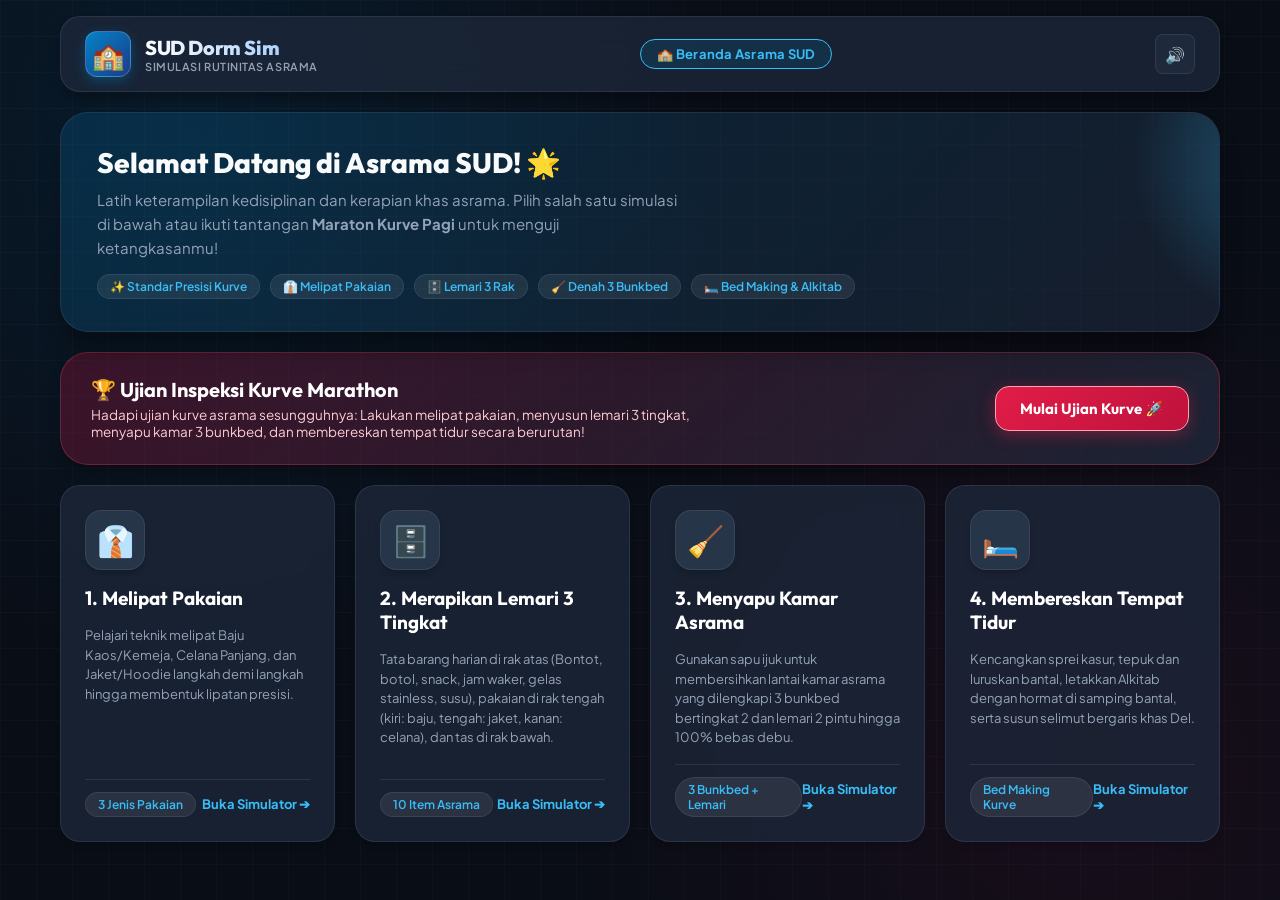
<file: index.html>
<!DOCTYPE html>
<html lang="id">

<head>
  <meta charset="UTF-8">
  <meta name="viewport" content="width=device-width, initial-scale=1.0, maximum-scale=1.0, user-scalable=no">
  <title>Simulasi Kehidupan Asrama SUD (Dormitory Simulator)</title>
  <meta name="description"
    content="Game simulasi rutinitas dan disiplin asrama SMA Unggul Del: melipat baju, celana, jaket; merapikan lemari 3 tingkat; menyapu kamar 3 bunkbed; dan membereskan tempat tidur.">

  <!-- Google Fonts -->
  <link rel="preconnect" href="https://fonts.googleapis.com">
  <link rel="preconnect" href="https://fonts.gstatic.com" crossorigin>
  <link
    href="https://fonts.googleapis.com/css2?family=Outfit:wght@400;500;600;700;800;900&family=Plus+Jakarta+Sans:wght@400;500;600;700;800&display=swap"
    rel="stylesheet">

  <!-- Main Game Stylesheet -->
  <link rel="stylesheet" href="css/style.css">
</head>

<body>

  <div id="app">

    <!-- ==========================================================================
         TOP HUD / HEADER NAVIGATION
         ========================================================================== -->
    <header class="app-header">
      <div class="header-left">
        <div class="school-badge">🏫</div>
        <div class="app-brand">
          <h1>SUD Dorm Sim</h1>
          <p>Simulasi Rutinitas Asrama</p>
        </div>
      </div>

      <div class="header-center">
        <div class="current-sim-badge" id="currentSimTitle">Beranda Asrama</div>
      </div>

      <div class="header-right">
        <button class="hud-btn" id="btnBackToHub" data-view-target="hub" style="display: none;">
          🏠 Beranda
        </button>
        <button class="hud-btn icon-only" id="btnSoundToggle" title="Suara Hidup / Mati">
          🔊
        </button>
      </div>
    </header>

    <!-- Marathon Challenge Active HUD -->
    <div class="marathon-hud-banner" id="marathonHudBanner">
      <div style="display:flex; align-items:center; gap:10px;">
        <span style="font-size:22px;">⚡</span>
        <div>
          <div style="font-weight:800; font-size:14px; color:#ffffff;">Mode Ujian Kurve Pagi Sedang Berlangsung!</div>
          <div style="font-size:12px; color:#fecdd3;">Selesaikan 4 simulasi dengan standar asrama terbaik.</div>
        </div>
      </div>
      <div style="display:flex; align-items:center; gap:12px;">
        <div style="font-size:18px; font-weight:800; color:#ffffff; font-family:'Outfit',sans-serif;" id="marathonTimerText">00:00</div>
        <button class="sim-btn secondary" style="padding:6px 12px; font-size:12px;" onclick="window.app.nextMarathonStage()">Lewati / Lanjut ⏩</button>
      </div>
    </div>

    <!-- ==========================================================================
         1. VIEW: HUB / MAIN MENU
         ========================================================================== -->
    <section class="view-section active" id="view-hub">
      <!-- Hero Welcome -->
      <div class="hub-hero">
        <div class="hero-content">
          <h2>Selamat Datang di Asrama SUD! 🌟</h2>
          <p>Latih keterampilan kedisiplinan dan kerapian khas asrama. Pilih salah satu simulasi di bawah atau ikuti tantangan <strong>Maraton Kurve Pagi</strong> untuk menguji ketangkasanmu!</p>
          <div class="hero-badges">
            <span class="tag-badge">✨ Standar Presisi Kurve</span>
            <span class="tag-badge">👔 Melipat Pakaian</span>
            <span class="tag-badge">🗄️ Lemari 3 Rak</span>
            <span class="tag-badge">🧹 Denah 3 Bunkbed</span>
            <span class="tag-badge">🛏️ Bed Making & Alkitab</span>
          </div>
        </div>
      </div>

      <!-- Marathon Challenge Banner Card -->
      <div class="marathon-card">
        <div>
          <h3 style="font-family:var(--font-heading); font-size:20px; color:#ffffff; margin-bottom:4px;">🏆 Ujian Inspeksi Kurve Marathon</h3>
          <p style="font-size:13.5px; color:#fecdd3; max-width:620px;">
            Hadapi ujian kurve asrama sesungguhnya: Lakukan melipat pakaian, menyusun lemari 3 tingkat, menyapu kamar 3 bunkbed, dan membereskan tempat tidur secara berurutan!
          </p>
        </div>
        <button class="sim-btn marathon-btn pulse-btn" onclick="window.app.startMarathonMode()">
          Mulai Ujian Kurve 🚀
        </button>
      </div>

      <!-- 4 Main Simulator Cards Grid -->
      <div class="sim-grid">
        <!-- 1. Folding Clothes Card -->
        <div class="sim-card" data-view-target="folding">
          <div class="sim-card-icon">👔</div>
          <h3>1. Melipat Pakaian</h3>
          <p>Pelajari teknik melipat Baju Kaos/Kemeja, Celana Panjang, dan Jaket/Hoodie langkah demi langkah hingga membentuk lipatan presisi.</p>
          <div class="sim-card-footer">
            <span class="tag-badge">3 Jenis Pakaian</span>
            <span class="sim-card-btn">Buka Simulator ➔</span>
          </div>
        </div>

        <!-- 2. 3-Tier Closet Card -->
        <div class="sim-card" data-view-target="closet">
          <div class="sim-card-icon">🗄️</div>
          <h3>2. Merapikan Lemari 3 Tingkat</h3>
          <p>Tata barang harian di rak atas (Bontot, botol, snack, jam waker, gelas stainless, susu), pakaian di rak tengah (kiri: baju, tengah: jaket, kanan: celana), dan tas di rak bawah.</p>
          <div class="sim-card-footer">
            <span class="tag-badge">10 Item Asrama</span>
            <span class="sim-card-btn">Buka Simulator ➔</span>
          </div>
        </div>

        <!-- 3. Sweeping Dorm Room Card -->
        <div class="sim-card" data-view-target="sweeping">
          <div class="sim-card-icon">🧹</div>
          <h3>3. Menyapu Kamar Asrama</h3>
          <p>Gunakan sapu ijuk untuk membersihkan lantai kamar asrama yang dilengkapi 3 bunkbed bertingkat 2 dan lemari 2 pintu hingga 100% bebas debu.</p>
          <div class="sim-card-footer">
            <span class="tag-badge">3 Bunkbed + Lemari</span>
            <span class="sim-card-btn">Buka Simulator ➔</span>
          </div>
        </div>

        <!-- 4. Bed Making Card -->
        <div class="sim-card" data-view-target="bed">
          <div class="sim-card-icon">🛏️</div>
          <h3>4. Membereskan Tempat Tidur</h3>
          <p>Kencangkan sprei kasur, tepuk dan luruskan bantal, letakkan Alkitab dengan hormat di samping bantal, serta susun selimut bergaris khas Del.</p>
          <div class="sim-card-footer">
            <span class="tag-badge">Bed Making Kurve</span>
            <span class="sim-card-btn">Buka Simulator ➔</span>
          </div>
        </div>
      </div>
    </section>

    <!-- ==========================================================================
         2. VIEW: SIMULATOR MELIPAT PAKAIAN (BAJU, CELANA, JAKET)
         ========================================================================== -->
    <section class="view-section" id="view-folding">
      <div class="simulator-panel">
        <div class="sim-panel-header">
          <div class="sim-title-wrap">
            <h2>👔 Simulator Melipat Pakaian</h2>
            <p>Pilih pakaian yang ingin dilipat, lalu ikuti langkah panduan visual lipatan asrama.</p>
          </div>
          <!-- Garment Type Tabs -->
          <div class="folding-tabs" id="foldingTabs">
            <!-- Rendered by foldingSim.js -->
          </div>
        </div>

        <div class="folding-workspace">
          <!-- Interactive Stage -->
          <div class="folding-stage-box" id="foldingStageBox" title="Klik pakaian untuk melipat">
            <div class="folding-success-banner" id="foldingSuccessBanner">
              🎉 Lipatan Rapi & Sempurna!
            </div>
            <!-- Dynamic guide dashed line -->
            <div class="folding-guide-line" id="foldGuideLine"></div>
            <!-- Garment SVG container -->
            <div id="foldingStage"></div>
          </div>

          <!-- Instruction & Controls Card -->
          <div class="folding-instruction-card">
            <div class="instruction-header">
              <span class="step-indicator">PANDUAN KURVE</span>
              <div class="step-dots-container" id="foldStepDots"></div>
            </div>
            <h3 class="instruction-title" id="foldStepTitle">Langkah 1: Ratakan Kain</h3>
            <p class="instruction-desc" id="foldStepDesc">
              Klik atau usap permukaan pakaian untuk menghilangkan kerutan kain.
            </p>
            <div style="margin-top:auto; display:flex; flex-direction:column; gap:10px;">
              <button class="sim-btn primary pulse-btn" id="btnFoldAction">
                Ratakan Kain ✨
              </button>
              <button class="sim-btn secondary" onclick="window.foldingSim.resetCurrentGarment()">
                Mulai Ulang 🔄
              </button>
            </div>
          </div>
        </div>
      </div>
    </section>

    <!-- ==========================================================================
         3. VIEW: SIMULATOR MERAPIKAN LEMARI 3 TINGKAT
         ========================================================================== -->
    <section class="view-section" id="view-closet">
      <div class="simulator-panel">
        <div class="sim-panel-header">
          <div class="sim-title-wrap">
            <h2>🗄️ Simulator Merapikan Lemari 3 Tingkat</h2>
            <p>Aturan: Rak Atas (6 item), Rak Tengah (Kiri: Baju, Tengah: Jaket, Kanan: Celana), Rak Bawah (Tas).</p>
          </div>
          <div style="display:flex; gap:10px; align-items:center;">
            <button class="sim-btn secondary" onclick="window.closetSim.reset()">
              Kosongkan Lemari 🔄
            </button>
            <button class="sim-btn primary" onclick="window.closetSim.checkKurveInspection()">
              🔍 Cek Inspeksi Kurve
            </button>
          </div>
        </div>

        <div class="closet-layout-grid">
          <!-- 3-Tier Closet Cabinet -->
          <div class="closet-cabinet">
            
            <!-- Tier 1: Top Shelf (6 items) -->
            <div class="closet-tier" id="zoneTop" data-zone="top" 
                 ondragover="window.closetSim.onDragOver(event)" 
                 ondrop="window.closetSim.onDrop(event, 'top')">
              <!-- Top shelf contents rendered by closetSim.js -->
            </div>

            <!-- Tier 2: Middle Shelf (3 sections: Left Baju, Center Jaket, Right Celana) -->
            <div class="closet-tier" style="background:#0b1120;">
              <div class="shelf-label">🔲 RAK TENGAH (Pakaian Terlipat)</div>
              <div class="middle-shelf-grid">
                <!-- Left: Baju -->
                <div class="middle-section" id="zoneMidLeft" data-zone="mid-left"
                     ondragover="window.closetSim.onDragOver(event)" 
                     ondrop="window.closetSim.onDrop(event, 'mid-left')"></div>
                <!-- Center: Jaket -->
                <div class="middle-section" id="zoneMidCenter" data-zone="mid-center"
                     ondragover="window.closetSim.onDragOver(event)" 
                     ondrop="window.closetSim.onDrop(event, 'mid-center')"></div>
                <!-- Right: Celana -->
                <div class="middle-section" id="zoneMidRight" data-zone="mid-right"
                     ondragover="window.closetSim.onDragOver(event)" 
                     ondrop="window.closetSim.onDrop(event, 'mid-right')"></div>
              </div>
            </div>

            <!-- Tier 3: Bottom Shelf (Tas) -->
            <div class="closet-tier bottom-tier-box" id="zoneBottom" data-zone="bottom"
                 ondragover="window.closetSim.onDragOver(event)" 
                 ondrop="window.closetSim.onDrop(event, 'bottom')">
              <!-- Bottom shelf contents rendered by closetSim.js -->
            </div>

          </div>

          <!-- Inventory Items Dock -->
          <div class="closet-inventory-dock">
            <div class="inventory-header">
              <h3>📦 Rak Barang Asrama</h3>
            </div>
            
            <div class="progress-bar-wrap">
              <div style="display:flex; justify-content:space-between; font-size:12px; font-weight:700; color:var(--text-muted);">
                <span>Kerapian Lemari:</span>
                <span id="closetProgressText">0 / 10 Barang (0%)</span>
              </div>
              <div class="progress-track">
                <div class="progress-fill" id="closetProgressBar"></div>
              </div>
            </div>

            <p style="font-size:12px; color:var(--text-muted); line-height:1.4;">
              💡 <em>Klik barang lalu klik rak tujuan, atau seret langsung (drag & drop) ke dalam lemari.</em>
            </p>

            <div class="inventory-items-grid" id="closetInventoryItems">
              <!-- Rendered by closetSim.js -->
            </div>
          </div>
        </div>
      </div>
    </section>

    <!-- ==========================================================================
         4. VIEW: SIMULATOR MENYAPU KAMAR ASRAMA (3 BUNKBED & LEMARI 2 PINTU)
         ========================================================================== -->
    <section class="view-section" id="view-sweeping">
      <div class="simulator-panel">
        <div class="sim-panel-header">
          <div class="sim-title-wrap">
            <h2>🧹 Simulator Menyapu Kamar Asrama</h2>
            <p>Denah: 3 Bunkbed Bertingkat 2 (Total 6 Kasur) & Lemari 2 Pintu. Sapu seluruh kotoran ke arah serokan sampah!</p>
          </div>
          <div class="sweeping-controls-bar">
            <button class="sim-btn secondary" onclick="window.sweepingSim.reset()">
              Tabur Ulang Debu 🔄
            </button>
          </div>
        </div>

        <!-- Cleanliness Progress -->
        <div class="progress-bar-wrap">
          <div style="display:flex; justify-content:space-between; font-size:13px; font-weight:700; color:var(--text-muted);">
            <span id="sweepProgressText">Kebersihan Lantai: 0% (0/45 Debu)</span>
            <span style="color:var(--accent-light);">Arahkan sapu dengan kursor / touch</span>
          </div>
          <div class="progress-track">
            <div class="progress-fill" id="sweepProgressBar"></div>
          </div>
        </div>

        <!-- Canvas Container -->
        <div class="sweeping-canvas-container">
          <canvas id="sweepingCanvas"></canvas>
        </div>
      </div>
    </section>

    <!-- ==========================================================================
         5. VIEW: SIMULATOR MEMBERESKAN TEMPAT TIDUR
         ========================================================================== -->
    <section class="view-section" id="view-bed">
      <div class="simulator-panel">
        <div class="sim-panel-header">
          <div class="sim-title-wrap">
            <h2>🛏️ Simulator Membereskan Tempat Tidur</h2>
            <p>Ratakan sprei kasur, posisikan bantal, letakkan Alkitab di samping bantal, dan susun selimut rapi.</p>
          </div>
          <button class="sim-btn secondary" onclick="window.bedSim.reset()">
            Ulangi Merapikan 🔄
          </button>
        </div>

        <div class="bed-workspace-grid">
          <!-- Interactive Bed Stage -->
          <div class="bed-stage-box">
            <div id="bedMakingStage">
              <!-- Rendered by bedMakingSim.js -->
            </div>
          </div>

          <!-- Bed Steps & Actions -->
          <div class="folding-instruction-card">
            <div class="instruction-header">
              <span class="step-indicator">STANDAR KURVE RANJANG</span>
              <div class="step-dots-container" id="bedStepDots"></div>
            </div>
            <h3 class="instruction-title" id="bedStepTitle">Langkah 1: Kencangkan Sprei</h3>
            <p class="instruction-desc" id="bedStepDesc">
              Klik atau ketuk 4 sudut kerutan pada kasur untuk menarik dan mengencangkan sprei.
            </p>
            <div id="bedActionButtons" style="margin-top:auto; display:flex; flex-direction:column; gap:10px;">
              <!-- Action button rendered dynamically -->
            </div>
          </div>
        </div>
      </div>
    </section>

    <!-- ==========================================================================
         MODALS & OVERLAYS
         ========================================================================== -->
    
    <!-- Modal 1: Lemari Selesai -->
    <div class="modal-overlay" id="closetModal">
      <div class="modal-box">
        <button class="modal-close-btn btn-modal-close">&times;</button>
        <div class="modal-icon-badge">🗄️</div>
        <div class="modal-stars">⭐⭐⭐</div>
        <h3 class="modal-title">Inspeksi Lemari Lulus 100%!</h3>
        <p class="modal-desc">
          Luar biasa! Rak atas lengkap dengan 6 item kebutuhan, rak tengah tertata rapi (baju di kiri, jaket di tengah, celana di kanan), dan tas tersimpan sempurna di rak bawah!
        </p>
        <div class="modal-actions">
          <button class="sim-btn secondary btn-modal-close">Tutup</button>
          <button class="sim-btn primary" onclick="window.app.switchView('sweeping'); document.getElementById('closetModal').classList.remove('show');">
            Lanjut Menyapu Kamar 🧹
          </button>
        </div>
      </div>
    </div>

    <!-- Modal 2: Menyapu Kamar Selesai -->
    <div class="modal-overlay" id="sweepingSuccessModal">
      <div class="modal-box">
        <button class="modal-close-btn btn-modal-close">&times;</button>
        <div class="modal-icon-badge">🧹</div>
        <div class="modal-stars">⭐⭐⭐</div>
        <h3 class="modal-title">Kamar Bersih Mengkilap!</h3>
        <p class="modal-desc">
          Semua sudut kamar, kolong 3 bunkbed bertingkat, dan area sekitar lemari 2 pintu sudah bersih tanpa sebutir debu pun tersisa!
        </p>
        <div class="modal-actions">
          <button class="sim-btn secondary btn-modal-close">Tutup</button>
          <button class="sim-btn primary" onclick="window.app.switchView('bed'); document.getElementById('sweepingSuccessModal').classList.remove('show');">
            Lanjut Membereskan Ranjang 🛏️
          </button>
        </div>
      </div>
    </div>

    <!-- Modal 3: Ranjang Selesai -->
    <div class="modal-overlay" id="bedSuccessModal">
      <div class="modal-box">
        <button class="modal-close-btn btn-modal-close">&times;</button>
        <div class="modal-icon-badge">🛏️</div>
        <div class="modal-stars">⭐⭐⭐</div>
        <h3 class="modal-title">Ranjang Siap Inspeksi Kurve!</h3>
        <p class="modal-desc">
          Sprei kencang sempurna tanpa kerutan, bantal empuk simetris, Alkitab terhormat di samping bantal, dan selimut terlipat rapi!
        </p>
        <div class="modal-actions">
          <button class="sim-btn secondary btn-modal-close">Tutup</button>
          <button class="sim-btn primary" onclick="window.app.switchView('hub'); document.getElementById('bedSuccessModal').classList.remove('show');">
            Kembali ke Beranda 🏠
          </button>
        </div>
      </div>
    </div>

    <!-- Modal 4: Marathon Kurve Challenge Complete -->
    <div class="modal-overlay" id="marathonCompleteModal">
      <div class="modal-box" style="border-color:#fb7185;">
        <button class="modal-close-btn btn-modal-close">&times;</button>
        <div class="modal-icon-badge">🏆</div>
        <div class="modal-stars">⭐⭐⭐⭐⭐</div>
        <h3 class="modal-title" style="color:#fda4af;">LULUS INSPEKSI KURVE ASRAMA!</h3>
        <p class="modal-desc">
          Selamat! Kamu berhasil menyelesaikan keempat tugas rutinitas asrama (Melipat Pakaian, Menata Lemari, Menyapu Kamar 3 Bunkbed, & Membereskan Ranjang) dengan waktu rekor:
        </p>
        <div style="font-size:24px; font-weight:900; color:#fbbf24; font-family:'Outfit',sans-serif;" id="marathonFinalTime">
          00:00
        </div>
        <div class="modal-actions">
          <button class="sim-btn primary btn-modal-close" onclick="window.app.switchView('hub')">
            Selesai & Ke Beranda 🏫
          </button>
        </div>
      </div>
    </div>

    <!-- Toast Alert Popup -->
    <div class="game-toast" id="gameToast">
      Notifikasi Asrama
    </div>

  </div>

  <!-- Scripts -->
  <script src="js/audio.js"></script>
  <script src="js/svgAssets.js"></script>
  <script src="js/foldingSim.js"></script>
  <script src="js/closetSim.js"></script>
  <script src="js/sweepingSim.js"></script>
  <script src="js/bedMakingSim.js"></script>
  <script src="js/main.js"></script>
</body>

</html>
</file>
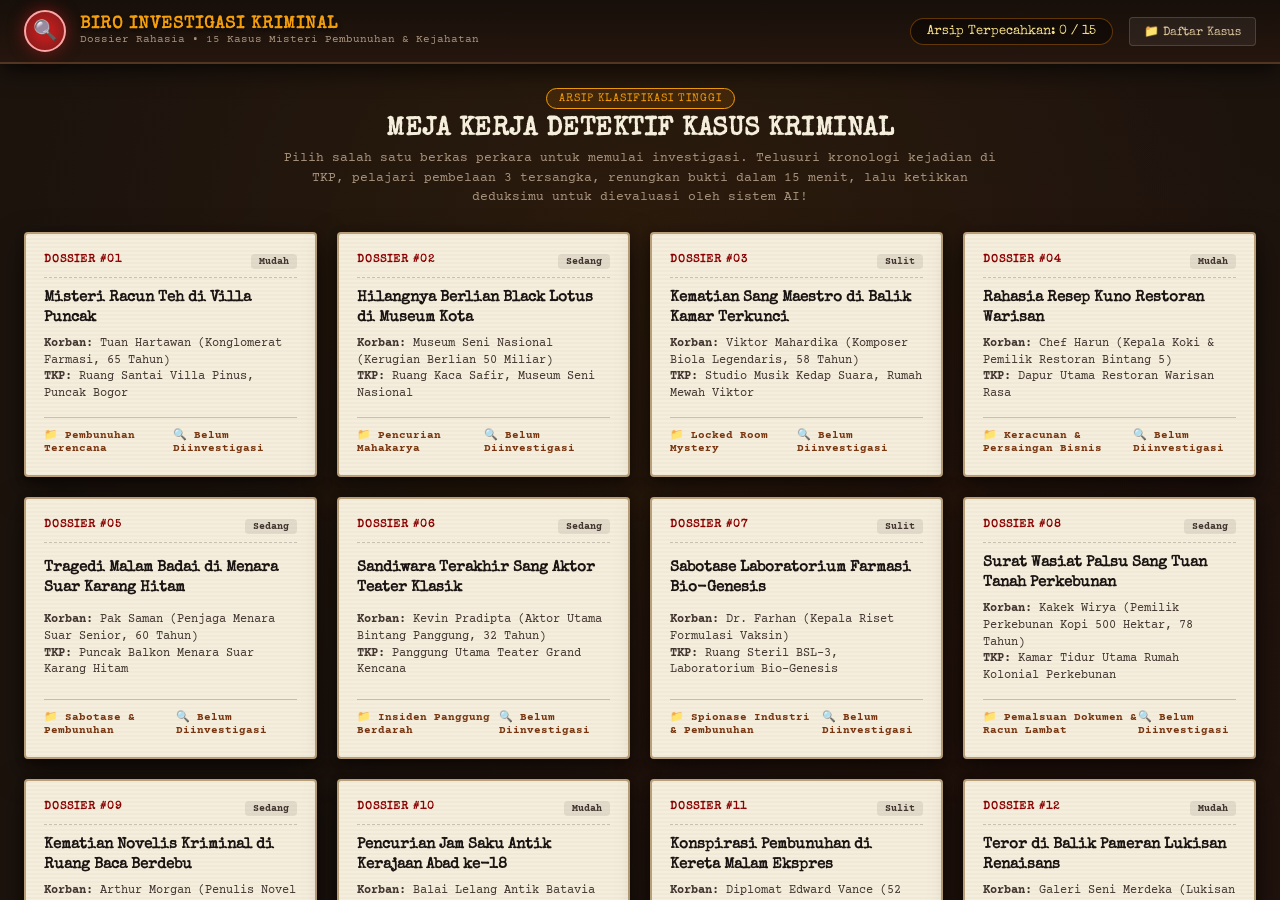
<file: game-detektif.html>
<!DOCTYPE html>
<html lang="id">
<head>
  <meta charset="UTF-8">
  <meta name="viewport" content="width=device-width, initial-scale=1.0">
  <title>Biro Investigasi Kriminal — Game Detektif 15 Kasus & Analisis AI</title>
  <meta name="description" content="Game Detektif Klasik 15 Kasus: Teliti kronologi, interogasi 3 tersangka, gunakan 15 menit waktu berpikir berpresisi nanodetik, ketikkan deduksimu dalam 3 menit, dan dapatkan penilaian evaluasi AI dari 1-100!">

  <!-- Google Fonts: Vintage Typewriter, Classic Serif & Modern Numbers -->
  <link rel="preconnect" href="https://fonts.googleapis.com">
  <link rel="preconnect" href="https://fonts.gstatic.com" crossorigin>
  <link href="https://fonts.googleapis.com/css2?family=Courier+Prime:ital,wght@0,400;0,700;1,400&family=Outfit:wght@400;500;600;700;800;900&family=Special+Elite&family=Fira+Code:wght@600;700&display=swap" rel="stylesheet">

  <!-- Detective Stylesheet -->
  <link rel="stylesheet" href="css/detective.css">
</head>
<body>

  <div id="detectiveApp">

    <!-- ======================================================================
         TOP BUREAU HEADER & STATS
         ====================================================================== -->
    <header class="detective-header">
      <div class="header-brand">
        <div class="brand-seal">🔍</div>
        <div class="brand-text">
          <h1>BIRO INVESTIGASI KRIMINAL</h1>
          <p>Dossier Rahasia • 15 Kasus Misteri Pembunuhan & Kejahatan</p>
        </div>
      </div>

      <div class="header-stats">
        <div class="dossier-counter" id="bureauSolvedCounter">
          Arsip Terpecahkan: 0 / 15
        </div>
        <button class="btn-header" id="btnNavGrid">
          📁 Daftar Kasus
        </button>
      </div>
    </header>

    <!-- ======================================================================
         SCREEN 1: CASE DOSSIER SELECTION GRID (15 KASUS)
         ====================================================================== -->
    <div class="view-screen cases-grid-screen active" id="casesGridScreen">
      <div class="dossier-hero-title">
        <span class="tag">ARSIP KLASIFIKASI TINGGI</span>
        <h2>MEJA KERJA DETEKTIF KASUS KRIMINAL</h2>
        <p>Pilih salah satu berkas perkara untuk memulai investigasi. Telusuri kronologi kejadian di TKP, pelajari pembelaan 3 tersangka, renungkan bukti dalam 15 menit, lalu ketikkan deduksimu untuk dievaluasi oleh sistem AI!</p>
      </div>

      <div class="cases-grid" id="casesGridContainer">
        <!-- Generated by DetectiveGame JS (15 Cases) -->
      </div>
    </div>

    <!-- ======================================================================
         SCREEN 2: MULTI-STEP INVESTIGATION DOSSIER (Kronologi -> Suspects 1,2,3)
         ====================================================================== -->
    <div class="view-screen investigation-screen" id="investigationScreen">
      <div class="investigation-container">

        <!-- Folder Tab Header with Clickable Step Tabs -->
        <div class="dossier-tab-bar">
          <div class="dossier-meta-row">
            <div class="dossier-case-meta" id="dossierCaseMeta">
              KASUS #01: MISTERI RACUN TEH
            </div>
            <div style="font-size:11px; color:var(--ink-faded); font-family:var(--font-typewriter);" id="dossierStepCounter">
              Langkah 1 dari 4
            </div>
          </div>

          <div class="dossier-step-tabs" id="dossierStepTabs">
            <button class="dossier-step-tab active" data-step="0">📜 1. Kronologi TKP</button>
            <button class="dossier-step-tab" data-step="1">👤 2. Suspect 1</button>
            <button class="dossier-step-tab" data-step="2">👤 3. Suspect 2</button>
            <button class="dossier-step-tab" data-step="3">👤 4. Suspect 3</button>
          </div>
        </div>

        <!-- Sheet Body -->
        <div class="dossier-body" id="dossierBody">
          <!-- Dynamic Content based on Step -->
        </div>

        <!-- Footer Action Bar -->
        <div class="dossier-footer-bar">
          <button class="btn-dossier secondary" id="btnPrevDossier">
            ◀ Kembali
          </button>
          <button class="btn-dossier" id="btnNextDossier">
            Lanjut: Pembelaan Suspect 1 ➔
          </button>
        </div>

      </div>
    </div>

    <!-- ======================================================================
         SCREEN 3: 15-MINUTE THINKING CHAMBER (NANOSECOND CLOCK DISPLAY)
         ====================================================================== -->
    <div class="view-screen thinking-screen" id="thinkingScreen">
      <div class="thinking-card">
        <div class="thinking-icon">🕰️</div>
        <div class="thinking-title">RUANG KONTEMPLASI DEDUKSI</div>
        <div class="thinking-subtitle" id="thinkingCaseTitle">
          KASUS #01: MISTERI RACUN TEH DI VILLA PUNCAK
        </div>
        <p style="font-size:13px; color:#d8c399; max-width:620px; margin-bottom:20px; line-height:1.6;">
          Anda memiliki waktu <strong>15 Menit</strong> untuk merefleksikan seluruh kronologi, alibi, dan menemukan celah kebohongan dari ketiga tersangka. Perhatikan display waktu berpresisi tinggi di bawah ini.
        </p>

        <!-- Precision Glowing Nanosecond Stopwatch -->
        <div class="nanosecond-clock-box">
          <span class="clock-label">SISA WAKTU BERPIKIR [MENIT : DETIK : NANODETIK]</span>
          <div class="clock-display-row">
            <span class="clock-main-digits" id="clockMainDigits">15:00</span>
            <span class="clock-nano-digits" id="clockNanoDigits">.000000000</span>
          </div>
        </div>

        <div class="thinking-actions">
          <button class="btn-proceed-typing" id="btnProceedTyping">
            ⚡ SIAP MENJAWAB SEKARANG (3 MENIT) ➔
          </button>
        </div>

        <div style="margin-top:16px; font-size:11px; color:#a8937d;">
          💡 Waktu akan otomatis beralih ke halaman pengetikan jawaban saat hitungan 15 menit berakhir.
        </div>
      </div>
    </div>

    <!-- ======================================================================
         SCREEN 4: 3-MINUTE DEDUCTION TYPING CHAMBER
         ====================================================================== -->
    <div class="view-screen typing-screen" id="typingScreen">
      <div class="typing-card">
        <div class="typing-header-row">
          <div class="typing-title">
            <h3>📜 BERKAS LAPORAN RESMI DETEKTIF</h3>
            <span style="font-size:12px; color:var(--ink-faded);" id="typingCaseTitle">KASUS #01</span>
          </div>
          <div class="typing-countdown-badge" id="typingCountdownBadge">
            03:00
          </div>
        </div>

        <div class="typing-guide-text">
          Ketikkan analisa deduksimu secara lengkap dalam waktu <strong>3 Menit</strong>:<br>
          1. <strong>Siapa Pelaku Sebenarnya?</strong> (Sebutkan nama tersangka)<br>
          2. <strong>Apa Motif Kejahatannya?</strong> (Mengapa ia melakukannya?)<br>
          3. <strong>Bagaimana Modus Operandi & Bukti Kunci yang Mematahkan Alibinya?</strong>
        </div>

        <textarea class="deduction-textarea" id="deductionTextarea" placeholder="Tuliskan analisis detektifmu di sini... Contoh: Pelaku sebenarnya adalah [Nama Tersangka], karena... Motifnya adalah... Bukti kuncinya terletak pada..."></textarea>

        <button class="btn-submit-deduction" id="btnSubmitDeduction">
          ⚖️ KIRIM LAPORAN KE SISTEM ANALISIS AI
        </button>
      </div>
    </div>

    <!-- ======================================================================
         SCREEN 5: AI DETECTIVE EVALUATION & SCORE MODAL (1-100)
         ====================================================================== -->
    <div class="evaluation-overlay" id="evaluationModal">
      <div class="evaluation-card">
        <div class="eval-header">
          <span style="font-size:11px; font-weight:700; color:var(--ink-red); letter-spacing:1px;">HASIL EVALUASI DEDUKSI AI</span>
          <h3 id="evalCaseTitle">BERKAS KASUS #01</h3>
        </div>

        <!-- Score Badge Circle -->
        <div class="score-badge-circle">
          <span class="score-number" id="evalScoreNumber">95</span>
          <span class="score-max-tag">/ 100 POIN</span>
        </div>

        <div style="text-align:center; font-family:var(--font-typewriter); font-size:16px; font-weight:700; color:var(--ink-black);" id="evalRankTitle">
          🏆 Grade S • Detektif Legendaris
        </div>

        <!-- Rubric Breakdown -->
        <div class="eval-rubric-box">
          <div class="rubric-row">
            <span>🎯 Ketepatan Tersangka (Maks 40 Poin):</span>
            <strong id="evalCulpritScore">40 / 40 Poin</strong>
          </div>
          <div class="rubric-row">
            <span>💡 Ketajaman Analisis Motif (Maks 30 Poin):</span>
            <strong id="evalMotiveScore">28 / 30 Poin</strong>
          </div>
          <div class="rubric-row">
            <span>🔍 Pembuktian Bukti & Modus (Maks 30 Poin):</span>
            <strong id="evalEvidenceScore">27 / 30 Poin</strong>
          </div>
        </div>

        <!-- AI Commentary -->
        <div class="eval-feedback-text" id="evalAiCommentary">
          Analisis Anda sangat tajam dan tepat sasaran!
        </div>

        <!-- Case Truth Revealed Box -->
        <div class="case-truth-reveal-box">
          <h4>🔓 FAKTA & KEBENARAN KASUS SEBENARNYA:</h4>
          <p style="font-size:13px; line-height:1.6; margin-bottom:8px;">
            <strong>Pelaku Utama:</strong> <span id="truthCulprit">Dokter Adrian</span><br>
            <strong>Motif Sebenarnya:</strong> <span id="truthMotive">Menghilangkan barang bukti malpraktik.</span>
          </p>
          <p style="font-size:13px; line-height:1.6; margin-bottom:8px;">
            <strong>Modus Operandi:</strong> <span id="truthModus">Memasukkan racun ke dalam gula batu khusus.</span>
          </p>
          <p style="font-size:13px; line-height:1.6;">
            <strong>Bukti Kunci Forensik:</strong> <span id="truthEvidence">Residu sianida pada stoples gula pribadi.</span>
          </p>
        </div>

        <button class="btn-close-eval" id="btnCloseEvaluation">
          📁 KEMBALI KE DAFTAR ARSIP KASUS
        </button>
      </div>
    </div>

  </div>

  <!-- Scripts -->
  <script src="js/detective-data.js"></script>
  <script src="js/detective-ai.js"></script>
  <script src="js/detective-game.js"></script>

  <script>
    // Initialize Game on Load
    window.addEventListener('DOMContentLoaded', () => {
      window.detectiveApp = new DetectiveGame();
      console.log('🔍 Game Detektif 15 Kasus & Analisis AI successfully loaded!');
    });
  </script>

</body>
</html>
</file>
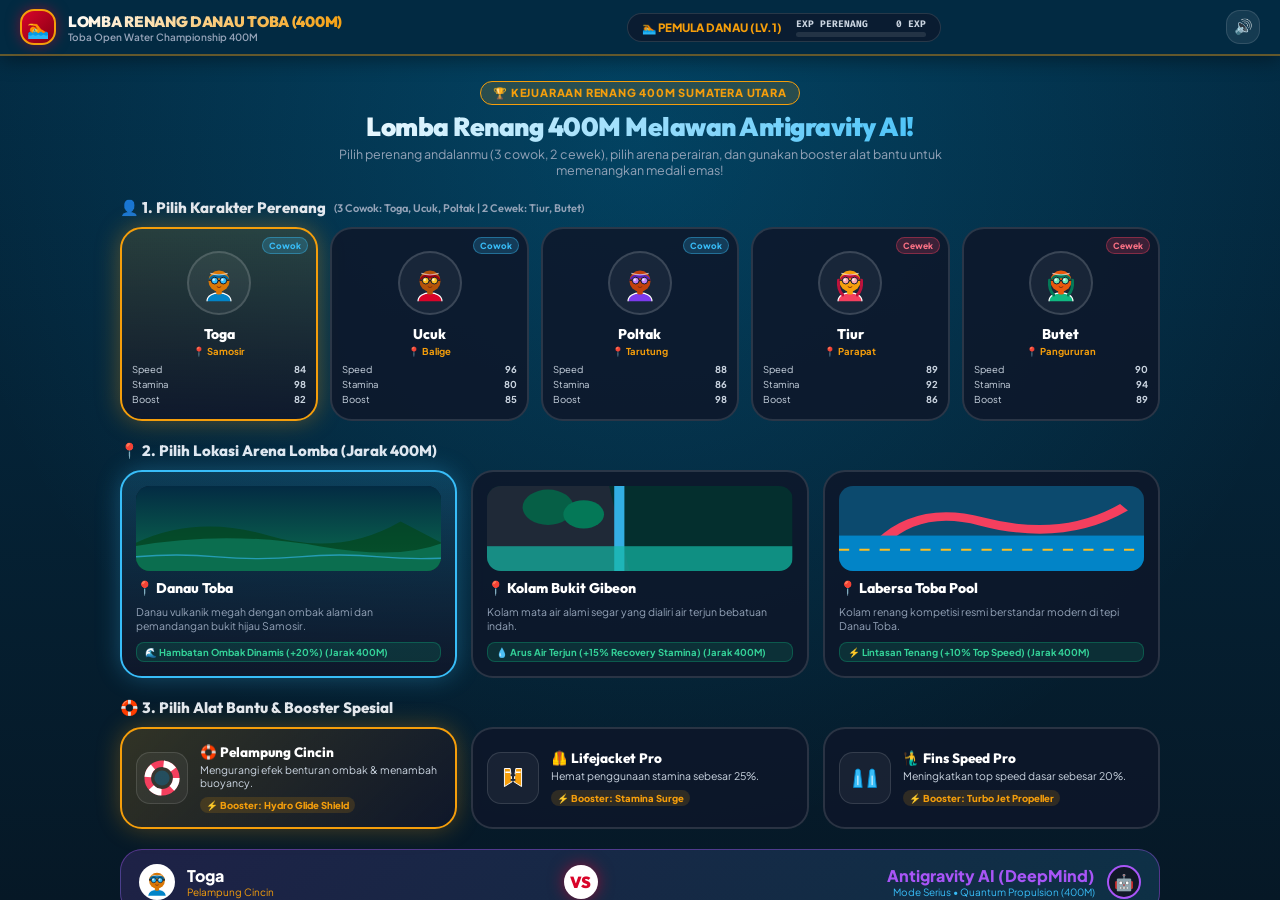
<file: lomba-renang-toba.html>
<!DOCTYPE html>
<html lang="id">
<head>
  <meta charset="UTF-8">
  <meta name="viewport" content="width=device-width, initial-scale=1.0, maximum-scale=1.0, user-scalable=no">
  <title>Lomba Berenang Danau Toba — Championship Edition (400M)</title>
  <meta name="description" content="Game kompetisi renang 400m seru di Danau Toba, Bukit Gibeon, dan Labersa dengan visual animasi kayuhan renang realistis, booster alat bantu, dan lawan Antigravity AI!">

  <!-- Google Fonts -->
  <link rel="preconnect" href="https://fonts.googleapis.com">
  <link rel="preconnect" href="https://fonts.gstatic.com" crossorigin>
  <link href="https://fonts.googleapis.com/css2?family=Outfit:wght@400;500;600;700;800;900&family=Plus+Jakarta+Sans:wght@400;500;600;700;800&family=Fira+Code:wght@600;700&display=swap" rel="stylesheet">

  <!-- Main Game Stylesheet -->
  <link rel="stylesheet" href="css/toba-swim.css">
</head>
<body>

  <!-- App Master Wrapper -->
  <div id="appWrapper">

    <!-- ======================================================================
         TOP HEADER HUD & EXP BADGE
         ====================================================================== -->
    <header class="toba-header">
      <div class="header-brand">
        <div class="brand-gorga-badge">🏊</div>
        <div class="brand-text">
          <h1>LOMBA RENANG DANAU TOBA (400M)</h1>
          <p>Toba Open Water Championship 400M</p>
        </div>
      </div>

      <!-- Player Profile & EXP Header HUD -->
      <div class="player-exp-hud">
        <div class="rank-badge" id="rankTitle">
          <span>🏊</span>
          <span>Pemula Danau (Lv.1)</span>
        </div>
        <div class="exp-progress-wrap">
          <div class="exp-label">
            <span>EXP PERENANG</span>
            <span id="expCount">0 EXP</span>
          </div>
          <div class="exp-bar-bg">
            <div class="exp-bar-fill" id="expBarFill"></div>
          </div>
        </div>
      </div>

      <!-- Header Controls -->
      <div class="header-controls">
        <button class="icon-btn" id="btnSoundToggle" title="Suara Hidup / Mati">🔊</button>
      </div>
    </header>

    <!-- ======================================================================
         SCREEN 1: LOBBY & PREPARATION SETUP
         ====================================================================== -->
    <section class="view-screen lobby-screen active" id="lobbyScreen">
      
      <div class="lobby-hero-title">
        <span class="tag">🏆 KEJUARAAN RENANG 400M SUMATERA UTARA</span>
        <h2>Lomba Renang 400M Melawan Antigravity AI!</h2>
        <p>Pilih perenang andalanmu (3 cowok, 2 cewek), pilih arena perairan, dan gunakan booster alat bantu untuk memenangkan medali emas!</p>
      </div>

      <div class="setup-container">

        <!-- 1. Character Selection (3 Cowok & 2 Cewek) -->
        <div class="setup-section">
          <div class="setup-section-title">
            <span>👤 1. Pilih Karakter Perenang</span>
            <span style="font-size:11px; font-weight:600; color:#94a3b8;">(3 Cowok: Toga, Ucuk, Poltak | 2 Cewek: Tiur, Butet)</span>
          </div>
          <div class="char-grid" id="charGrid"></div>
        </div>

        <!-- 2. Location Selection (3 Lokasi - Semua 400M) -->
        <div class="setup-section">
          <div class="setup-section-title">
            <span>📍 2. Pilih Lokasi Arena Lomba (Jarak 400M)</span>
          </div>
          <div class="loc-grid" id="locGrid"></div>
        </div>

        <!-- 3. Equipment / Gear Selection (3 Gears) -->
        <div class="setup-section">
          <div class="setup-section-title">
            <span>🛟 3. Pilih Alat Bantu & Booster Spesial</span>
          </div>
          <div class="gear-grid" id="gearGrid"></div>
        </div>

        <!-- Versus Banner Preview -->
        <div class="vs-opponent-banner">
          <div class="vs-left" id="playerVsPreview"></div>
          <div class="vs-badge-center">VS</div>
          <div class="vs-right">
            <div style="text-align:right;">
              <div style="font-weight:800; color:#a855f7;">Antigravity AI (DeepMind)</div>
              <div style="font-size:10px; color:#38bdf8;">Mode Serius • Quantum Propulsion (400M)</div>
            </div>
            <div style="width:34px; height:34px; border-radius:50%; background:#111827; border:2px solid #a855f7; display:flex; align-items:center; justify-content:center; font-size:16px;">
              🤖
            </div>
          </div>
        </div>

        <!-- Start Race Button -->
        <div style="display:flex; justify-content:center;">
          <button class="btn-start-race" id="btnStartRace">
            🚀 MULAI LOMBA RENANG 400M!
          </button>
        </div>

      </div>

    </section>

    <!-- ======================================================================
         SCREEN 2: ACTIVE RACE SCREEN & WATER ARENA (ENHANCED 400M PROGRESS HUD)
         ====================================================================== -->
    <section class="view-screen race-screen" id="raceScreen">
      
      <!-- Top 400M Progress Hub -->
      <div class="race-top-progress-hub">
        
        <div class="progress-banner-card">
          <div class="progress-meta-row">
            <div class="progress-counter-text">
              <span>🏊 JARAK:</span>
              <span class="distance-meter-badge" id="progressMetersText">0m / 400m</span>
              <span style="font-size:11px; color:#94a3b8;" id="progressPercentText">(0.0%)</span>
            </div>
            <div class="gap-indicator-badge ahead" id="gapIndicatorBadge">⚖️ Berdampingan</div>
          </div>

          <!-- Multi-Split Track Progress Bar -->
          <div class="race-track-container">
            <div class="race-track-bar">
              <div class="track-split-markers">
                <div class="split-tick" style="left:0%;"></div>
                <div class="split-tick" style="left:25%;"></div>
                <div class="split-tick" style="left:50%;"></div>
                <div class="split-tick" style="left:75%;"></div>
                <div class="split-tick" style="left:100%;"></div>
              </div>
              <div class="track-pin player" id="playerTrackPin" style="left:0%;">P</div>
              <div class="track-pin ai" id="aiTrackPin" style="left:0%;">AI</div>
            </div>

            <div class="split-labels-row">
              <span>START (0m)</span>
              <span>100m</span>
              <span>200m (Separuh)</span>
              <span>300m</span>
              <span>400m (FINISH)</span>
            </div>
          </div>
        </div>

        <!-- Checkpoint Alert Banner -->
        <div class="checkpoint-popup-banner" id="checkpointPopupBanner">
          🚩 CHECKPOINT 100M!
        </div>

        <!-- AI Realtime Speech Bubble -->
        <div class="ai-dialogue-bubble">
          <div class="ai-avatar-tiny">🤖</div>
          <div class="ai-dialogue-text" id="aiDialogueText">Jarak 400m adalah ujian ketahanan sejati! Mari kita mulai!</div>
        </div>

      </div>

      <!-- Water Canvas Arena -->
      <canvas id="raceCanvas"></canvas>

      <!-- Countdown Overlay -->
      <div class="countdown-overlay" id="countdownOverlay">
        <div class="countdown-number" id="countdownNum">3</div>
      </div>

      <!-- In-Race Bottom Action HUD -->
      <div class="race-bottom-hud">
        
        <!-- Perfect Stroke Rhythm Meter -->
        <div class="stroke-rhythm-container">
          <div class="rhythm-label">RITME KAYUHAN:</div>
          <div class="rhythm-track">
            <div class="rhythm-target-zone"></div>
            <div class="rhythm-indicator" id="rhythmIndicator"></div>
          </div>
          <div class="rhythm-feedback" id="rhythmFeedback"></div>
        </div>

        <!-- Dynamic Gauges: Stamina & Booster -->
        <div class="race-gauges-row">
          <div class="gauge-card">
            <div class="gauge-head">
              <span>⚡ STAMINA PERENANG</span>
            </div>
            <div class="gauge-bar-bg">
              <div class="stamina-fill" id="staminaFill" style="width:100%;"></div>
            </div>
          </div>

          <div class="gauge-card">
            <div class="gauge-head">
              <span>🔥 BOOSTER GAUGE</span>
            </div>
            <div class="gauge-bar-bg">
              <div class="booster-fill" id="boosterFill" style="width:0%;"></div>
            </div>
          </div>
        </div>

        <!-- Main Action Buttons -->
        <div class="race-action-buttons">
          <button class="btn-swim-stroke" id="btnSwimStroke" title="Tekan Spacebar atau Tap">
            🏊 KAYUH RENANG (Spacebar)
          </button>
          <button class="btn-activate-booster" id="btnActivateBooster" title="Tekan B untuk aktifkan booster">
            ⚡ Booster (0%)
          </button>
        </div>

      </div>

    </section>

  </div>

  <!-- ======================================================================
       SCREEN 3: MATCH RESULT & EXP AWARD MODAL
       ====================================================================== -->
  <div class="result-overlay" id="resultOverlay">
    <div class="result-card">
      <div class="result-trophy" id="resultTrophy">🏆</div>
      <div class="result-status-title win" id="resultStatusTitle">KAMU MENANG! 🏆</div>
      <div class="result-sub" id="resultSub">Selamat! Kamu berhasil menaklukkan jarak 400m dan mengalahkan Antigravity AI!</div>

      <!-- EXP Reward Box -->
      <div class="exp-award-box">
        <div style="font-size:11px; font-weight:700; color:#94a3b8;">PEROLEHAN EXP 400M</div>
        <div class="exp-diff-badge plus" id="expDiffBadge">+10 EXP</div>
        <div class="result-stats-table">
          <div>Waktu Tempuh: <strong id="resTimeTaken">0.00s</strong></div>
          <div>Total Menang: <strong id="resWinCount">0</strong></div>
        </div>
      </div>

      <!-- Action Buttons -->
      <div class="result-actions">
        <button class="btn-result-action rematch" id="btnRematch">🔥 Tanding Ulang</button>
        <button class="btn-result-action lobby" id="btnReturnLobby">🏠 Ke Lobby</button>
      </div>
    </div>
  </div>

  <!-- Scripts -->
  <script src="js/toba-swim-sprites.js"></script>
  <script src="js/toba-swim-audio.js"></script>
  <script src="js/toba-swim-game.js"></script>

  <script>
    // Initialize Game on Load
    window.addEventListener('DOMContentLoaded', () => {
      window.tobaGame = new TobaSwimGame();
      console.log('🏊 Lomba Berenang Danau Toba (400M Edition) ready!');
    });
  </script>

</body>
</html>
</file>
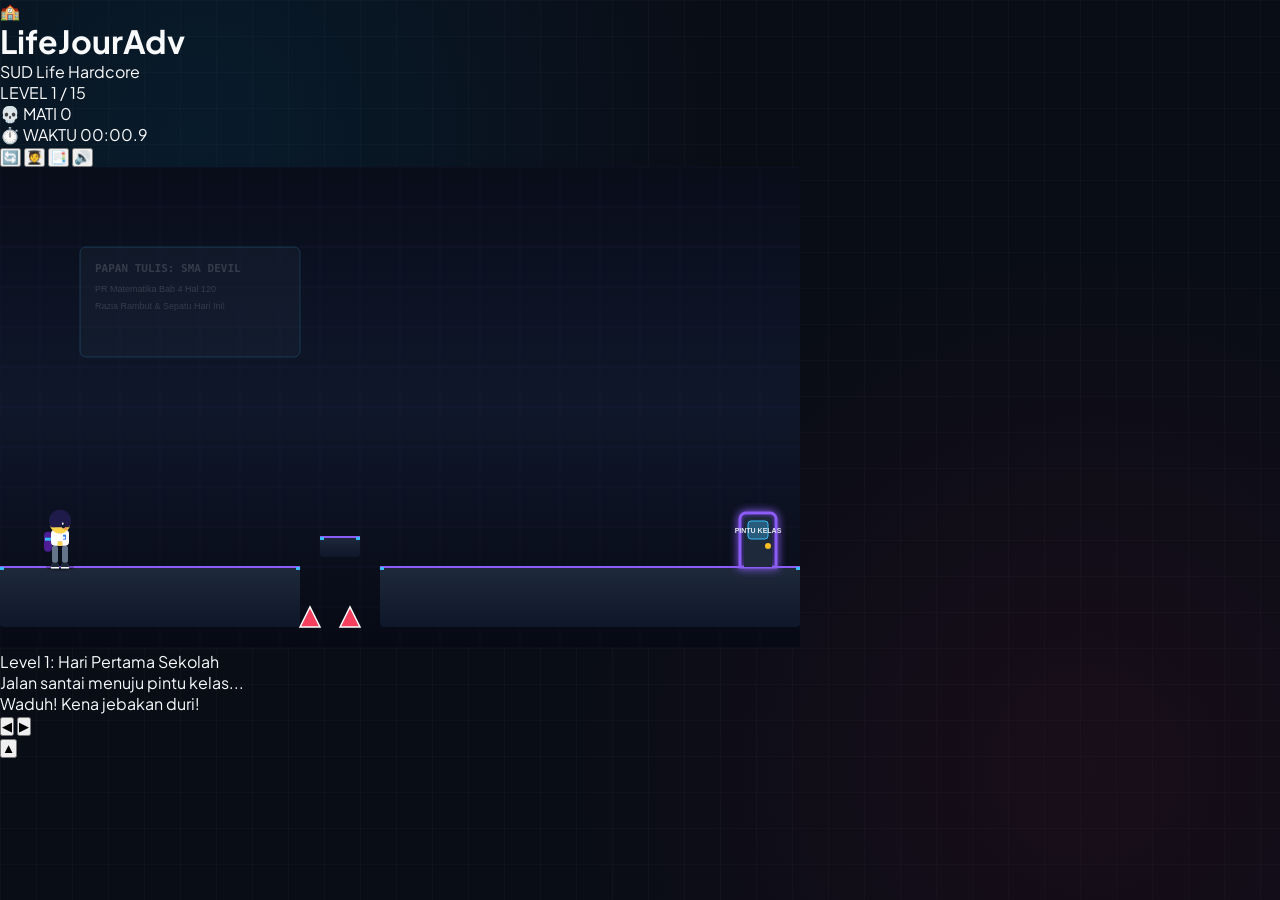
<file: SMA DEVIL - Petualangan Anak SMA (2D Troll Platformer).html>
<!DOCTYPE html>
<html lang="id">

<head>
  <meta charset="UTF-8">
  <meta name="viewport" content="width=device-width, initial-scale=1.0, maximum-scale=1.0, user-scalable=no">
  <title>LifeJourAdv(2D Troll Platformer)</title>
  <meta name="description"
    content="Game 2D platformer bertema anak SMA dengan jebakan tak terduga ala Level Devil dalam palet warna Biru, Ungu, dan Putih.">

  <!-- Google Fonts -->
  <link rel="preconnect" href="https://fonts.googleapis.com">
  <link rel="preconnect" href="https://fonts.gstatic.com" crossorigin>
  <link
    href="https://fonts.googleapis.com/css2?family=Outfit:wght@400;500;600;700;800;900&family=Space+Grotesk:wght@500;700;800&display=swap"
    rel="stylesheet">

  <!-- Main Game Stylesheet -->
  <link rel="stylesheet" href="css/style.css">
</head>

<body>

  <!-- Ambient Grid Background -->
  <div class="bg-grid-overlay"></div>

  <!-- Game Shell Container -->
  <main id="game-wrapper">
    <!-- Header / HUD Bar -->
    <header class="game-header">
      <!-- Logo & Title -->
      <div class="logo-container">
        <div class="logo-badge">🏫</div>
        <div>
          <h1 class="logo-text">LifeJourAdv</h1>
          <div class="logo-subtitle">SUD Life Hardcore</div>
        </div>
      </div>

      <!-- Stats HUD -->
      <div class="header-stats">
        <div class="stat-pill level">
          <span>LEVEL</span>
          <span class="value" id="hudLevel">1 / 15</span>
        </div>
        <div class="stat-pill deaths">
          <span>💀 MATI</span>
          <span class="value" id="hudDeaths">0</span>
        </div>
        <div class="stat-pill timer">
          <span>⏱️ WAKTU</span>
          <span class="value" id="hudTimer">00:00.0</span>
        </div>
      </div>

      <!-- Quick Action Buttons -->
      <div class="header-actions">
        <button class="icon-btn" id="btnRestart" title="Ulangi Level (R)" aria-label="Ulangi Level">🔄</button>
        <button class="icon-btn" id="btnCharSelect" title="Pilih Karakter" aria-label="Pilih Karakter">🧑‍🎓</button>
        <button class="icon-btn" id="btnLevelSelect" title="Pilih Level" aria-label="Pilih Level">📑</button>
        <button class="icon-btn" id="btnSound" title="Suara / Musik" aria-label="Suara / Musik">🔊</button>
      </div>
    </header>

    <!-- Main Canvas Viewport -->
    <div class="canvas-container">
      <canvas id="gameCanvas"></canvas>

      <!-- Level Start Announcement Banner -->
      <div class="level-banner" id="levelBanner">
        <div class="title">Level 1: Hari Pertama Sekolah</div>
        <div class="hint">Jalan santai menuju pintu kelas...</div>
      </div>

      <!-- Funny Troll / Death Toast Notification -->
      <div class="troll-toast" id="trollToast">
        Waduh! Kena jebakan duri!
      </div>

      <!-- Mobile Touch Controls -->
      <div class="mobile-controls">
        <div class="d-pad">
          <button class="touch-btn" id="btnTouchLeft" aria-label="Kiri">◀</button>
          <button class="touch-btn" id="btnTouchRight" aria-label="Kanan">▶</button>
        </div>
        <div class="action-pad">
          <button class="touch-btn jump-btn" id="btnTouchJump" aria-label="Lompat">▲</button>
        </div>
      </div>
    </div>
  </main>

  <!-- ==========================================================================
       MODALS & OVERLAYS
       ========================================================================== -->

  <!-- Modal 1: Character Selector (Siswa / Siswi) -->
  <div class="modal-overlay" id="charModal">
    <div class="modal-box">
      <button class="modal-close" aria-label="Tutup Modal">&times;</button>
      <h2 class="modal-title">PILIH KARAKTER SMA</h2>
      <p class="modal-subtitle">Pilih karakter siswa atau siswi dengan seragam putih abu-abu.</p>

      <!-- Live Canvas Character Preview -->
      <div class="character-preview-box">
        <canvas id="charPreviewCanvas"></canvas>
      </div>

      <!-- Character Buttons -->
      <div class="character-options">
        <button class="char-btn active" id="btnCharBoy">👦 Rian (Siswa)</button>
        <button class="char-btn" id="btnCharGirl">👧 Maya (Siswi)</button>
      </div>

      <div class="instruction-box">
        <div class="instruction-row">
          <span>Kontrol Berlari</span>
          <span class="key-badge">A / D atau ◀ / ▶</span>
        </div>
        <div class="instruction-row">
          <span>Kontrol Melompat</span>
          <span class="key-badge">Spasi / W / ▲</span>
        </div>
        <div class="instruction-row">
          <span>Restart Cepat</span>
          <span class="key-badge">R</span>
        </div>
      </div>

      <button class="btn-primary btn-close-modal">Selesai & Lanjut Main</button>
    </div>
  </div>

  <!-- Modal 2: Level Select Grid -->
  <div class="modal-overlay" id="levelSelectModal">
    <div class="modal-box">
      <button class="modal-close" aria-label="Tutup Modal">&times;</button>
      <h2 class="modal-title">PILIH LEVEL</h2>
      <p class="modal-subtitle">Taklukkan 15 level petualangan troll di sekolah SMA!</p>

      <div class="level-grid" id="levelGrid">
        <!-- Generated by JavaScript -->
      </div>

      <button class="btn-secondary btn-close-modal">Tutup</button>
    </div>
  </div>

  <!-- Modal 3: Victory / Graduation Screen -->
  <div class="modal-overlay" id="victoryModal">
    <div class="modal-box">
      <h2 class="modal-title">🎉 SELAMAT LULUS SMA! 🎉</h2>
      <p class="modal-subtitle">Kamu berhasil melewati semua jebakan troll di SMA Devil!</p>

      <div class="instruction-box" style="text-align: center; margin-bottom: 24px;">
        <div style="font-size: 14px; margin-bottom: 8px;">Total Kematian Terkumpul:</div>
        <div style="font-size: 28px; font-weight: 800; color: #ff6b81;" id="finalDeaths">0</div>
        <div style="font-size: 14px; margin-top: 12px; margin-bottom: 4px;">Total Waktu Speedrun:</div>
        <div style="font-size: 24px; font-weight: 800; color: var(--electric-cyan);" id="finalTime">00:00.0</div>
      </div>

      <button class="btn-primary" id="btnPlayAgain">🏆 Main Lagi dari Level 1</button>
    </div>
  </div>

  <!-- Scripts -->
  <script src="js/audio.js"></script>
  <script src="js/sprites.js"></script>
  <script src="js/levels.js"></script>
  <script src="js/engine.js"></script>
  <script src="js/app.js"></script>
</body>

</html>
</file>
<file: css/style.css>
/* ==========================================================================
   DORMITORY SIMULATOR - MODERN DESIGN SYSTEM & STYLESHEET
   SUD Dorm Life Edition (Folding, Closet, Sweeping, Bed Making)
   ========================================================================== */

@import url('https://fonts.googleapis.com/css2?family=Outfit:wght@300;400;500;600;700;800;900&family=Plus+Jakarta+Sans:wght@400;500;600;700;800&display=swap');

:root {
  --font-main: 'Plus Jakarta Sans', -apple-system, BlinkMacSystemFont, 'Segoe UI', Roboto, sans-serif;
  --font-heading: 'Outfit', sans-serif;

  /* Color Palette */
  --bg-primary: #090d16;
  --bg-secondary: #0f172a;
  --bg-surface: #1e293b;
  --bg-surface-elevated: #273549;
  --bg-glass: rgba(30, 41, 59, 0.75);
  --bg-glass-hover: rgba(51, 65, 85, 0.85);

  --accent-primary: #0284c7;
  --accent-light: #38bdf8;
  --accent-glow: rgba(56, 189, 248, 0.35);

  --color-gold: #f59e0b;
  --color-gold-light: #fbbf24;
  --color-success: #10b981;
  --color-danger: #f43f5e;
  --color-warning: #f97316;

  --text-main: #f8fafc;
  --text-muted: #94a3b8;
  --text-dim: #64748b;

  --border-subtle: rgba(148, 163, 184, 0.15);
  --border-focus: #38bdf8;

  --radius-sm: 8px;
  --radius-md: 14px;
  --radius-lg: 20px;
  --radius-xl: 28px;

  --shadow-sm: 0 4px 6px -1px rgba(0, 0, 0, 0.2);
  --shadow-md: 0 10px 15px -3px rgba(0, 0, 0, 0.3);
  --shadow-lg: 0 20px 25px -5px rgba(0, 0, 0, 0.4);
  --shadow-glow: 0 0 25px rgba(56, 189, 248, 0.25);

  --transition-fast: 0.18s ease;
  --transition-smooth: 0.3s cubic-bezier(0.16, 1, 0.3, 1);
}

/* Base & Reset */
* {
  box-sizing: border-box;
  margin: 0;
  padding: 0;
  user-select: none;
  -webkit-tap-highlight-color: transparent;
}

body {
  font-family: var(--font-main);
  background-color: var(--bg-primary);
  color: var(--text-main);
  min-height: 100vh;
  display: flex;
  flex-direction: column;
  overflow-x: hidden;
  position: relative;
  background-image: 
    radial-gradient(circle at 15% 15%, rgba(2, 132, 199, 0.12) 0%, transparent 40%),
    radial-gradient(circle at 85% 85%, rgba(136, 19, 55, 0.12) 0%, transparent 40%),
    linear-gradient(rgba(255, 255, 255, 0.02) 1px, transparent 1px),
    linear-gradient(90deg, rgba(255, 255, 255, 0.02) 1px, transparent 1px);
  background-size: 100% 100%, 100% 100%, 36px 36px, 36px 36px;
}

/* Scrollbar */
::-webkit-scrollbar {
  width: 8px;
  height: 8px;
}
::-webkit-scrollbar-track {
  background: var(--bg-secondary);
}
::-webkit-scrollbar-thumb {
  background: var(--bg-surface-elevated);
  border-radius: 4px;
}
::-webkit-scrollbar-thumb:hover {
  background: var(--accent-primary);
}

/* App Container */
#app {
  max-width: 1200px;
  width: 100%;
  margin: 0 auto;
  padding: 16px 20px 40px;
  display: flex;
  flex-direction: column;
  gap: 20px;
  flex: 1;
}

/* ==========================================================================
   HEADER & HUD BAR
   ========================================================================== */
.app-header {
  background: var(--bg-glass);
  backdrop-filter: blur(16px);
  -webkit-backdrop-filter: blur(16px);
  border: 1px solid var(--border-subtle);
  border-radius: var(--radius-lg);
  padding: 14px 24px;
  display: flex;
  align-items: center;
  justify-content: space-between;
  box-shadow: var(--shadow-md);
  position: sticky;
  top: 12px;
  z-index: 50;
  transition: var(--transition-smooth);
}

.header-left {
  display: flex;
  align-items: center;
  gap: 14px;
}

.school-badge {
  font-size: 26px;
  background: linear-gradient(135deg, #0284c7, #1e3a8a);
  width: 46px;
  height: 46px;
  border-radius: 12px;
  display: flex;
  align-items: center;
  justify-content: center;
  box-shadow: 0 4px 12px rgba(2, 132, 199, 0.35);
  border: 1px solid rgba(255, 255, 255, 0.2);
}

.app-brand h1 {
  font-family: var(--font-heading);
  font-size: 20px;
  font-weight: 800;
  letter-spacing: -0.02em;
  background: linear-gradient(90deg, #ffffff, #93c5fd);
  -webkit-background-clip: text;
  -webkit-text-fill-color: transparent;
}

.app-brand p {
  font-size: 11px;
  color: var(--text-muted);
  font-weight: 600;
  text-transform: uppercase;
  letter-spacing: 0.05em;
}

.header-center {
  display: flex;
  align-items: center;
  gap: 10px;
}

.current-sim-badge {
  background: rgba(2, 132, 199, 0.15);
  border: 1px solid var(--accent-light);
  color: var(--accent-light);
  padding: 6px 16px;
  border-radius: 30px;
  font-size: 13px;
  font-weight: 700;
  letter-spacing: 0.02em;
}

.header-right {
  display: flex;
  align-items: center;
  gap: 10px;
}

.hud-btn {
  background: var(--bg-surface);
  color: var(--text-main);
  border: 1px solid var(--border-subtle);
  border-radius: var(--radius-sm);
  padding: 8px 14px;
  font-family: var(--font-main);
  font-size: 13px;
  font-weight: 600;
  cursor: pointer;
  display: inline-flex;
  align-items: center;
  gap: 6px;
  transition: var(--transition-fast);
}

.hud-btn:hover {
  background: var(--bg-surface-elevated);
  border-color: var(--accent-light);
  transform: translateY(-1px);
}

.hud-btn.icon-only {
  width: 40px;
  height: 40px;
  padding: 0;
  justify-content: center;
  font-size: 16px;
}

/* Marathon Banner */
.marathon-hud-banner {
  display: none;
  background: linear-gradient(90deg, #881337, #be123c);
  border: 1px solid #fb7185;
  border-radius: var(--radius-md);
  padding: 10px 20px;
  align-items: center;
  justify-content: space-between;
  box-shadow: 0 4px 16px rgba(190, 18, 60, 0.35);
  animation: pulseMarathon 2s infinite ease-in-out;
}

.marathon-hud-banner.show {
  display: flex;
}

@keyframes pulseMarathon {
  0%, 100% { box-shadow: 0 0 15px rgba(244, 63, 94, 0.4); }
  50% { box-shadow: 0 0 25px rgba(244, 63, 94, 0.8); }
}

/* ==========================================================================
   VIEW SECTIONS (HUB & SIMULATORS)
   ========================================================================== */
.view-section {
  display: none;
  flex-direction: column;
  gap: 20px;
  opacity: 0;
  transform: translateY(10px);
  transition: opacity 0.3s ease, transform 0.3s ease;
}

.view-section.active {
  display: flex;
  opacity: 1;
  transform: translateY(0);
}

/* ==========================================================================
   1. HUB / MAIN MENU DASHBOARD
   ========================================================================== */
.hub-hero {
  background: linear-gradient(135deg, rgba(2, 132, 199, 0.2), rgba(30, 41, 59, 0.6));
  border: 1px solid var(--border-subtle);
  border-radius: var(--radius-xl);
  padding: 32px 36px;
  display: flex;
  align-items: center;
  justify-content: space-between;
  gap: 24px;
  position: relative;
  overflow: hidden;
  box-shadow: var(--shadow-lg);
}

.hub-hero::before {
  content: '';
  position: absolute;
  top: -50%;
  right: -20%;
  width: 320px;
  height: 320px;
  background: radial-gradient(circle, var(--accent-glow) 0%, transparent 70%);
  pointer-events: none;
}

.hero-content h2 {
  font-family: var(--font-heading);
  font-size: 28px;
  font-weight: 800;
  margin-bottom: 8px;
}

.hero-content p {
  color: var(--text-muted);
  font-size: 15px;
  max-width: 580px;
  line-height: 1.6;
}

.hero-badges {
  display: flex;
  gap: 10px;
  margin-top: 14px;
  flex-wrap: wrap;
}

.tag-badge {
  background: rgba(255, 255, 255, 0.08);
  border: 1px solid var(--border-subtle);
  padding: 4px 12px;
  border-radius: 20px;
  font-size: 12px;
  font-weight: 600;
  color: var(--accent-light);
}

/* Simulator Grid Cards */
.sim-grid {
  display: grid;
  grid-template-columns: repeat(auto-fit, minmax(260px, 1fr));
  gap: 20px;
}

.sim-card {
  background: var(--bg-glass);
  backdrop-filter: blur(12px);
  border: 1px solid var(--border-subtle);
  border-radius: var(--radius-lg);
  padding: 24px;
  display: flex;
  flex-direction: column;
  gap: 16px;
  cursor: pointer;
  transition: var(--transition-smooth);
  position: relative;
  overflow: hidden;
  box-shadow: var(--shadow-sm);
}

.sim-card:hover {
  transform: translateY(-6px);
  border-color: var(--accent-light);
  box-shadow: var(--shadow-glow), var(--shadow-lg);
  background: var(--bg-glass-hover);
}

.sim-card-icon {
  width: 60px;
  height: 60px;
  border-radius: 16px;
  background: var(--bg-surface-elevated);
  display: flex;
  align-items: center;
  justify-content: center;
  font-size: 30px;
  box-shadow: var(--shadow-sm);
  border: 1px solid var(--border-subtle);
}

.sim-card h3 {
  font-family: var(--font-heading);
  font-size: 19px;
  font-weight: 700;
  color: #ffffff;
}

.sim-card p {
  font-size: 13px;
  color: var(--text-muted);
  line-height: 1.5;
  flex: 1;
}

.sim-card-footer {
  display: flex;
  align-items: center;
  justify-content: space-between;
  padding-top: 12px;
  border-top: 1px solid var(--border-subtle);
}

.sim-card-btn {
  font-size: 13px;
  font-weight: 700;
  color: var(--accent-light);
  display: flex;
  align-items: center;
  gap: 4px;
}

.sim-card:hover .sim-card-btn {
  color: #ffffff;
}

/* Marathon Box */
.marathon-card {
  background: linear-gradient(135deg, rgba(136, 19, 55, 0.4), rgba(30, 41, 59, 0.8));
  border: 1px solid rgba(244, 63, 94, 0.3);
  border-radius: var(--radius-xl);
  padding: 24px 30px;
  display: flex;
  align-items: center;
  justify-content: space-between;
  box-shadow: var(--shadow-md);
  gap: 20px;
  flex-wrap: wrap;
}

/* ==========================================================================
   BUTTONS & COMMON UI ELEMENTS
   ========================================================================== */
.sim-btn {
  padding: 12px 24px;
  border-radius: var(--radius-md);
  font-family: var(--font-heading);
  font-size: 15px;
  font-weight: 700;
  border: none;
  cursor: pointer;
  display: inline-flex;
  align-items: center;
  justify-content: center;
  gap: 8px;
  transition: var(--transition-fast);
  box-shadow: var(--shadow-sm);
}

.sim-btn.primary {
  background: linear-gradient(135deg, var(--accent-primary), #0369a1);
  color: #ffffff;
  border: 1px solid var(--accent-light);
}

.sim-btn.primary:hover {
  background: linear-gradient(135deg, #0284c7, var(--accent-light));
  box-shadow: 0 0 20px var(--accent-glow);
  transform: translateY(-2px);
}

.sim-btn.secondary {
  background: var(--bg-surface-elevated);
  color: var(--text-main);
  border: 1px solid var(--border-subtle);
}

.sim-btn.secondary:hover {
  background: #334155;
  border-color: #94a3b8;
}

.sim-btn.marathon-btn {
  background: linear-gradient(135deg, #e11d48, #be123c);
  color: #ffffff;
  border: 1px solid #fda4af;
  box-shadow: 0 4px 16px rgba(225, 29, 72, 0.4);
}

.sim-btn.marathon-btn:hover {
  background: linear-gradient(135deg, #f43f5e, #e11d48);
  box-shadow: 0 0 24px rgba(244, 63, 94, 0.6);
  transform: translateY(-2px);
}

.pulse-btn {
  animation: pulseAction 2s infinite;
}

@keyframes pulseAction {
  0%, 100% { transform: scale(1); }
  50% { transform: scale(1.03); }
}

/* Step Dots */
.step-dots-container {
  display: flex;
  align-items: center;
  gap: 8px;
}

.step-dot {
  width: 12px;
  height: 12px;
  border-radius: 50%;
  background: var(--bg-surface-elevated);
  border: 2px solid var(--border-subtle);
  transition: var(--transition-fast);
}

.step-dot.active {
  background: var(--accent-light);
  border-color: #ffffff;
  box-shadow: 0 0 10px var(--accent-light);
  transform: scale(1.2);
}

.step-dot.done {
  background: var(--color-success);
  border-color: var(--color-success);
}

/* Simulator Panel Layout */
.simulator-panel {
  background: var(--bg-glass);
  backdrop-filter: blur(16px);
  border: 1px solid var(--border-subtle);
  border-radius: var(--radius-xl);
  padding: 24px;
  display: flex;
  flex-direction: column;
  gap: 20px;
  box-shadow: var(--shadow-lg);
}

.sim-panel-header {
  display: flex;
  align-items: center;
  justify-content: space-between;
  flex-wrap: wrap;
  gap: 14px;
  padding-bottom: 16px;
  border-bottom: 1px solid var(--border-subtle);
}

.sim-title-wrap h2 {
  font-family: var(--font-heading);
  font-size: 22px;
  font-weight: 800;
}

.sim-title-wrap p {
  font-size: 13px;
  color: var(--text-muted);
}

/* ==========================================================================
   2. CLOTHES FOLDING SIMULATOR STYLES
   ========================================================================== */
.folding-tabs {
  display: flex;
  gap: 10px;
  flex-wrap: wrap;
}

.folding-tab-btn {
  background: var(--bg-surface);
  color: var(--text-muted);
  border: 1px solid var(--border-subtle);
  border-radius: var(--radius-md);
  padding: 10px 18px;
  font-family: var(--font-heading);
  font-size: 14px;
  font-weight: 700;
  cursor: pointer;
  transition: var(--transition-fast);
}

.folding-tab-btn:hover {
  background: var(--bg-surface-elevated);
  color: #ffffff;
}

.folding-tab-btn.active {
  background: var(--accent-primary);
  color: #ffffff;
  border-color: var(--accent-light);
  box-shadow: 0 0 16px var(--accent-glow);
}

.folding-tab-btn.completed {
  border-color: var(--color-success);
}

.folding-workspace {
  display: grid;
  grid-template-columns: 1fr 340px;
  gap: 24px;
  align-items: center;
}

@media (max-width: 860px) {
  .folding-workspace {
    grid-template-columns: 1fr;
  }
}

.folding-stage-box {
  background: var(--bg-secondary);
  border: 2px dashed rgba(148, 163, 184, 0.25);
  border-radius: var(--radius-lg);
  min-height: 380px;
  display: flex;
  align-items: center;
  justify-content: center;
  position: relative;
  overflow: hidden;
  cursor: pointer;
}

.folding-stage-box:hover {
  border-color: var(--accent-light);
}

.folding-guide-line {
  position: absolute;
  border-top: 2px dashed #fbbf24;
  border-left: 2px dashed #fbbf24;
  pointer-events: none;
  transition: all 0.3s ease;
  z-index: 10;
  box-shadow: 0 0 8px rgba(251, 191, 36, 0.6);
}

.folding-garment-svg {
  width: 100%;
  max-width: 340px;
  max-height: 340px;
  transition: transform 0.25s ease;
}

.folding-garment-svg:hover {
  transform: scale(1.02);
}

.folded-bounce {
  animation: bounceFinish 0.6s cubic-bezier(0.175, 0.885, 0.32, 1.275);
}

@keyframes bounceFinish {
  0% { transform: scale(0.6); opacity: 0; }
  70% { transform: scale(1.08); }
  100% { transform: scale(1); opacity: 1; }
}

.folding-instruction-card {
  background: var(--bg-surface);
  border: 1px solid var(--border-subtle);
  border-radius: var(--radius-lg);
  padding: 24px;
  display: flex;
  flex-direction: column;
  gap: 16px;
}

.instruction-header {
  display: flex;
  align-items: center;
  justify-content: space-between;
}

.step-indicator {
  font-size: 12px;
  font-weight: 800;
  color: var(--accent-light);
  text-transform: uppercase;
}

.instruction-title {
  font-family: var(--font-heading);
  font-size: 18px;
  font-weight: 700;
  color: #ffffff;
}

.instruction-desc {
  font-size: 14px;
  color: var(--text-muted);
  line-height: 1.6;
}

/* ==========================================================================
   3. 3-TIER CLOSET / LOCKER SIMULATOR STYLES
   ========================================================================== */
.closet-layout-grid {
  display: grid;
  grid-template-columns: 1fr 340px;
  gap: 24px;
}

@media (max-width: 960px) {
  .closet-layout-grid {
    grid-template-columns: 1fr;
  }
}

/* Wardrobe / Locker Structure */
.closet-cabinet {
  background: #1e293b;
  border: 6px solid #334155;
  border-radius: var(--radius-lg);
  display: flex;
  flex-direction: column;
  gap: 8px;
  padding: 12px;
  box-shadow: inset 0 0 30px rgba(0, 0, 0, 0.6), var(--shadow-lg);
}

.closet-tier {
  background: #0f172a;
  border: 2px solid #334155;
  border-radius: var(--radius-md);
  padding: 12px;
  display: flex;
  flex-direction: column;
  gap: 8px;
  position: relative;
  transition: var(--transition-fast);
}

.closet-tier.zone-hint {
  border-color: var(--accent-light);
  box-shadow: 0 0 18px var(--accent-glow);
  background: rgba(2, 132, 199, 0.1);
}

.shelf-label {
  font-family: var(--font-heading);
  font-size: 12px;
  font-weight: 800;
  color: #94a3b8;
  letter-spacing: 0.05em;
}

/* Top Shelf: 6 items grid */
.top-shelf-grid {
  display: grid;
  grid-template-columns: repeat(6, 1fr);
  gap: 8px;
}

@media (max-width: 600px) {
  .top-shelf-grid {
    grid-template-columns: repeat(3, 1fr);
  }
}

.shelf-slot {
  background: rgba(30, 41, 59, 0.6);
  border: 1.5px dashed #475569;
  border-radius: var(--radius-sm);
  min-height: 95px;
  display: flex;
  align-items: center;
  justify-content: center;
  text-align: center;
  cursor: pointer;
  transition: var(--transition-fast);
  padding: 4px;
}

.shelf-slot:hover {
  border-color: var(--accent-light);
  background: rgba(2, 132, 199, 0.15);
}

.shelf-slot.filled {
  border-style: solid;
  border-color: var(--accent-primary);
  background: rgba(15, 23, 42, 0.8);
}

.empty-slot-guide {
  font-size: 10px;
  font-weight: 700;
  color: var(--text-dim);
}

/* Middle Shelf: 3 sections (Baju, Jaket, Celana) */
.middle-shelf-grid {
  display: grid;
  grid-template-columns: repeat(3, 1fr);
  gap: 10px;
}

.middle-section {
  background: rgba(30, 41, 59, 0.6);
  border: 1.5px dashed #475569;
  border-radius: var(--radius-sm);
  padding: 8px;
  min-height: 140px;
  display: flex;
  flex-direction: column;
  gap: 6px;
  transition: var(--transition-fast);
}

.middle-section.zone-hint {
  border-color: var(--accent-light);
  box-shadow: 0 0 16px var(--accent-glow);
  background: rgba(2, 132, 199, 0.15);
}

.section-label {
  font-size: 11px;
  font-weight: 800;
  color: #cbd5e1;
  text-align: center;
}

.mid-slot {
  flex: 1;
  display: flex;
  align-items: center;
  justify-content: center;
  cursor: pointer;
}

.mid-slot.filled {
  border: 1.5px solid var(--accent-primary);
  border-radius: var(--radius-sm);
  background: rgba(15, 23, 42, 0.8);
}

/* Bottom Shelf: Tas */
.bottom-tier-box {
  min-height: 140px;
}

.bottom-slot {
  background: rgba(30, 41, 59, 0.6);
  border: 1.5px dashed #475569;
  border-radius: var(--radius-sm);
  min-height: 110px;
  display: flex;
  align-items: center;
  justify-content: center;
  cursor: pointer;
  transition: var(--transition-fast);
}

.bottom-slot.filled {
  border-style: solid;
  border-color: var(--accent-primary);
  background: rgba(15, 23, 42, 0.8);
}

.bottom-tas-wrap svg {
  max-height: 100px;
}

/* Placed Item Representation */
.placed-item-wrap {
  display: flex;
  flex-direction: column;
  align-items: center;
  gap: 4px;
  width: 100%;
}

.placed-item-wrap svg {
  width: 100%;
  max-height: 70px;
  filter: drop-shadow(0 4px 6px rgba(0,0,0,0.4));
}

.item-tag {
  font-size: 9px;
  font-weight: 800;
  color: #38bdf8;
  background: rgba(2, 132, 199, 0.2);
  padding: 2px 6px;
  border-radius: 4px;
}

/* Inventory Dock (Right Side) */
.closet-inventory-dock {
  background: var(--bg-surface);
  border: 1px solid var(--border-subtle);
  border-radius: var(--radius-lg);
  padding: 20px;
  display: flex;
  flex-direction: column;
  gap: 16px;
}

.inventory-header {
  display: flex;
  align-items: center;
  justify-content: space-between;
}

.inventory-header h3 {
  font-family: var(--font-heading);
  font-size: 16px;
  font-weight: 700;
}

.inventory-items-grid {
  display: grid;
  grid-template-columns: repeat(2, 1fr);
  gap: 10px;
  max-height: 420px;
  overflow-y: auto;
  padding-right: 4px;
}

.inventory-card {
  background: var(--bg-secondary);
  border: 1.5px solid var(--border-subtle);
  border-radius: var(--radius-md);
  padding: 10px 8px;
  display: flex;
  flex-direction: column;
  align-items: center;
  gap: 6px;
  cursor: grab;
  transition: var(--transition-fast);
}

.inventory-card:hover {
  border-color: var(--accent-light);
  transform: translateY(-2px);
  background: var(--bg-surface-elevated);
}

.inventory-card.selected {
  border-color: var(--color-gold-light);
  box-shadow: 0 0 14px rgba(251, 191, 36, 0.4);
  background: rgba(245, 158, 11, 0.15);
}

.inv-svg-wrap {
  width: 50px;
  height: 50px;
  display: flex;
  align-items: center;
  justify-content: center;
}

.inv-svg-wrap svg {
  max-width: 100%;
  max-height: 100%;
}

.inv-title {
  font-size: 10.5px;
  font-weight: 700;
  color: #cbd5e1;
  text-align: center;
}

.all-items-placed {
  grid-column: 1 / -1;
  text-align: center;
  padding: 30px 10px;
  font-size: 14px;
  color: var(--color-success);
  font-weight: 700;
}

/* Progress bar */
.progress-bar-wrap {
  display: flex;
  flex-direction: column;
  gap: 6px;
}

.progress-track {
  height: 8px;
  background: var(--bg-secondary);
  border-radius: 10px;
  overflow: hidden;
  border: 1px solid var(--border-subtle);
}

.progress-fill {
  height: 100%;
  background: linear-gradient(90deg, var(--accent-primary), var(--accent-light));
  width: 0%;
  border-radius: 10px;
  transition: width 0.3s ease;
}

/* ==========================================================================
   4. SWEEPING SIMULATOR STYLES
   ========================================================================== */
.sweeping-canvas-container {
  background: #0f172a;
  border: 2px solid var(--border-subtle);
  border-radius: var(--radius-lg);
  display: flex;
  align-items: center;
  justify-content: center;
  padding: 10px;
  position: relative;
  overflow: hidden;
  touch-action: none;
}

#sweepingCanvas {
  display: block;
  max-width: 100%;
  height: auto;
  border-radius: var(--radius-md);
  box-shadow: inset 0 0 20px rgba(0,0,0,0.8);
  cursor: crosshair;
}

.sweeping-controls-bar {
  display: flex;
  align-items: center;
  justify-content: space-between;
  flex-wrap: wrap;
  gap: 14px;
}

/* ==========================================================================
   5. BED MAKING SIMULATOR STYLES
   ========================================================================== */
.bed-workspace-grid {
  display: grid;
  grid-template-columns: 1fr 340px;
  gap: 24px;
  align-items: center;
}

@media (max-width: 860px) {
  .bed-workspace-grid {
    grid-template-columns: 1fr;
  }
}

.bed-stage-box {
  background: var(--bg-secondary);
  border: 1px solid var(--border-subtle);
  border-radius: var(--radius-xl);
  padding: 30px;
  display: flex;
  align-items: center;
  justify-content: center;
  min-height: 440px;
}

.bed-frame-box {
  width: 100%;
  max-width: 380px;
  display: flex;
  flex-direction: column;
  align-items: center;
  position: relative;
}

.bed-headboard, .bed-footboard {
  width: 94%;
  height: 20px;
  background: #334155;
  border: 2px solid #1e293b;
  border-radius: 8px 8px 0 0;
  display: flex;
  align-items: center;
  justify-content: center;
}

.bed-footboard {
  border-radius: 0 0 8px 8px;
  height: 16px;
}

.bed-mattress {
  width: 100%;
  height: 380px;
  background: #0369a1;
  border: 4px solid #0284c7;
  border-radius: 14px;
  position: relative;
  box-shadow: 0 10px 25px rgba(0, 0, 0, 0.5);
  overflow: hidden;
  transition: var(--transition-smooth);
}

.bed-mattress.sheet-wrinkly {
  background-image: radial-gradient(circle, rgba(255,255,255,0.08) 1px, transparent 1px);
  background-size: 16px 16px;
}

.bed-mattress.sheet-smooth {
  background: linear-gradient(180deg, #0284c7, #0369a1);
  box-shadow: 0 0 20px rgba(56, 189, 248, 0.35);
}

.wrinkle-hotspot {
  position: absolute;
  transform: translate(-50%, -50%);
  background: rgba(244, 63, 94, 0.85);
  color: #ffffff;
  border: 2px solid #ffffff;
  padding: 6px 10px;
  border-radius: 20px;
  font-size: 11px;
  font-weight: 800;
  cursor: pointer;
  z-index: 15;
  box-shadow: 0 0 12px rgba(244, 63, 94, 0.6);
  transition: var(--transition-fast);
}

.wrinkle-hotspot.pulse {
  animation: pulseWrinkle 1.2s infinite ease-in-out;
}

@keyframes pulseWrinkle {
  0%, 100% { transform: translate(-50%, -50%) scale(1); }
  50% { transform: translate(-50%, -50%) scale(1.15); }
}

.wrinkle-hotspot.fixed {
  background: var(--color-success);
  border-color: #ffffff;
  box-shadow: 0 0 10px var(--color-success);
}

/* Placed Bed Elements */
.placed-pillow {
  position: absolute;
  top: 15px;
  left: 15%;
  width: 70%;
  z-index: 10;
}

.placed-pillow svg {
  width: 100%;
  max-height: 85px;
  filter: drop-shadow(0 6px 8px rgba(0,0,0,0.3));
}

.placed-bible {
  position: absolute;
  top: 35px;
  right: 12px;
  width: 55px;
  z-index: 12;
}

.placed-bible svg {
  width: 100%;
  max-height: 75px;
  filter: drop-shadow(0 4px 6px rgba(0,0,0,0.5));
}

.placed-blanket {
  position: absolute;
  bottom: 15px;
  left: 10%;
  width: 80%;
  z-index: 10;
}

.placed-blanket svg {
  width: 100%;
  max-height: 110px;
  filter: drop-shadow(0 6px 10px rgba(0,0,0,0.4));
}

.pulse-zone {
  position: absolute;
  border: 2px dashed #fbbf24;
  background: rgba(251, 191, 36, 0.15);
  border-radius: var(--radius-md);
  display: flex;
  align-items: center;
  justify-content: center;
  text-align: center;
  color: #fbbf24;
  font-size: 12px;
  font-weight: 700;
  cursor: pointer;
  z-index: 8;
  animation: pulseZone 1.5s infinite;
  padding: 8px;
}

@keyframes pulseZone {
  0%, 100% { opacity: 0.6; }
  50% { opacity: 1; box-shadow: 0 0 15px rgba(251, 191, 36, 0.4); }
}

.target-pillow-zone {
  top: 15px;
  left: 15%;
  width: 70%;
  height: 80px;
}

.target-bible-zone {
  top: 30px;
  right: 10px;
  width: 65px;
  height: 80px;
}

.target-blanket-zone {
  bottom: 15px;
  left: 10%;
  width: 80%;
  height: 100px;
}

.animate-drop {
  animation: dropIn 0.45s cubic-bezier(0.175, 0.885, 0.32, 1.275);
}

@keyframes dropIn {
  0% { transform: translateY(-30px) scale(0.85); opacity: 0; }
  100% { transform: translateY(0) scale(1); opacity: 1; }
}

/* ==========================================================================
   MODALS & TOAST NOTIFICATIONS
   ========================================================================== */
.modal-overlay {
  position: fixed;
  inset: 0;
  background: rgba(9, 13, 22, 0.8);
  backdrop-filter: blur(8px);
  -webkit-backdrop-filter: blur(8px);
  z-index: 100;
  display: none;
  align-items: center;
  justify-content: center;
  padding: 20px;
  opacity: 0;
  transition: opacity 0.25s ease;
}

.modal-overlay.show {
  display: flex;
  opacity: 1;
}

.modal-box {
  background: var(--bg-surface);
  border: 1px solid var(--border-subtle);
  border-radius: var(--radius-xl);
  padding: 32px;
  max-width: 480px;
  width: 100%;
  box-shadow: 0 25px 50px -12px rgba(0, 0, 0, 0.7);
  display: flex;
  flex-direction: column;
  align-items: center;
  text-align: center;
  gap: 18px;
  position: relative;
  transform: scale(0.9);
  transition: transform 0.25s cubic-bezier(0.16, 1, 0.3, 1);
}

.modal-overlay.show .modal-box {
  transform: scale(1);
}

.modal-icon-badge {
  font-size: 48px;
  line-height: 1;
}

.modal-title {
  font-family: var(--font-heading);
  font-size: 24px;
  font-weight: 800;
  color: #ffffff;
}

.modal-desc {
  font-size: 14px;
  color: var(--text-muted);
  line-height: 1.6;
}

.modal-stars {
  font-size: 28px;
  letter-spacing: 4px;
}

.modal-actions {
  display: flex;
  gap: 12px;
  width: 100%;
  justify-content: center;
  margin-top: 8px;
}

.modal-close-btn {
  position: absolute;
  top: 16px;
  right: 16px;
  background: transparent;
  border: none;
  color: var(--text-dim);
  font-size: 22px;
  cursor: pointer;
  padding: 4px;
}

.modal-close-btn:hover {
  color: #ffffff;
}

/* Toast Notifications */
.game-toast {
  position: fixed;
  bottom: 24px;
  left: 50%;
  transform: translateX(-50%) translateY(50px);
  background: var(--bg-surface-elevated);
  border: 1px solid var(--border-subtle);
  padding: 12px 24px;
  border-radius: 30px;
  font-size: 13.5px;
  font-weight: 700;
  color: #ffffff;
  z-index: 120;
  box-shadow: var(--shadow-lg);
  opacity: 0;
  pointer-events: none;
  transition: transform 0.3s cubic-bezier(0.16, 1, 0.3, 1), opacity 0.3s ease;
}

.game-toast.show {
  transform: translateX(-50%) translateY(0);
  opacity: 1;
}

.game-toast.success {
  border-color: var(--color-success);
  background: rgba(16, 185, 129, 0.95);
}

.game-toast.error {
  border-color: var(--color-danger);
  background: rgba(244, 63, 94, 0.95);
}

.game-toast.warning {
  border-color: var(--color-warning);
  background: rgba(249, 115, 22, 0.95);
}

/* Success Banner Toast for Folding */
.folding-success-banner {
  position: absolute;
  top: 16px;
  left: 50%;
  transform: translateX(-50%) translateY(-20px);
  background: rgba(16, 185, 129, 0.95);
  color: #ffffff;
  padding: 8px 18px;
  border-radius: 20px;
  font-size: 13px;
  font-weight: 800;
  opacity: 0;
  pointer-events: none;
  transition: all 0.3s ease;
  z-index: 20;
}

.folding-success-banner.show {
  transform: translateX(-50%) translateY(0);
  opacity: 1;
}
</file>
<file: css/detective.css>
/* ==========================================================================
   GAME DETEKTIF KRIMINAL - VINTAGE DETECTIVE STYLESHEET
   Sepia Parchment, Aged Leather, Mahogany Desk, Typewriter & Wax Seal Aesthetics
   ========================================================================== */

@import url('https://fonts.googleapis.com/css2?family=Courier+Prime:ital,wght@0,400;0,700;1,400&family=Outfit:wght@400;500;600;700;800;900&family=Special+Elite&family=Fira+Code:wght@600;700&display=swap');

:root {
  /* Vintage Detective Color Palette */
  --leather-dark: #1c130d;
  --leather-brown: #2d1e15;
  --mahogany: #451a03;
  --wood-desk: #2b1810;
  --parchment-base: #f5eedc;
  --parchment-aged: #e8d8b8;
  --parchment-dark: #d8c399;
  
  --ink-black: #1a1412;
  --ink-faded: #42352f;
  --ink-red: #8b0000;
  --wax-red: #b91c1c;
  --brass-gold: #d97706;
  --amber-glow: #f59e0b;
  
  --border-parchment: rgba(66, 53, 47, 0.25);
  --border-gold: rgba(217, 119, 6, 0.4);
  --shadow-paper: 0 12px 30px rgba(0, 0, 0, 0.5), 0 2px 8px rgba(0, 0, 0, 0.3);
  
  /* Fonts */
  --font-typewriter: 'Special Elite', 'Courier Prime', monospace;
  --font-heading: 'Outfit', sans-serif;
  --font-body: 'Courier Prime', monospace;
  --font-mono: 'Fira Code', monospace;
  
  --radius-sm: 4px;
  --radius-md: 10px;
  --radius-lg: 18px;
  --radius-full: 9999px;
  
  --transition-fast: 0.15s cubic-bezier(0.4, 0, 0.2, 1);
  --transition-smooth: 0.25s cubic-bezier(0.4, 0, 0.2, 1);
}

*, *::before, *::after {
  box-sizing: border-box;
  margin: 0;
  padding: 0;
  -webkit-font-smoothing: antialiased;
}

body, html {
  width: 100%;
  height: 100%;
  overflow: hidden;
  background-color: var(--leather-dark);
  background-image: radial-gradient(circle at 50% 30%, rgba(217, 119, 6, 0.08), transparent 70%),
                    radial-gradient(circle at 80% 80%, rgba(139, 0, 0, 0.06), transparent 60%);
  color: var(--parchment-base);
  font-family: var(--font-body);
  user-select: none;
}

#detectiveApp {
  width: 100vw;
  height: 100vh;
  display: flex;
  flex-direction: column;
  position: relative;
  overflow: hidden;
}

/* ==========================================================================
   TOP VINTAGE HEADER & BUREAU HUD
   ========================================================================== */
.detective-header {
  height: 64px;
  background: linear-gradient(180deg, #170f0a 0%, #25160e 100%);
  border-bottom: 2px solid #523522;
  box-shadow: 0 6px 24px rgba(0, 0, 0, 0.7);
  display: flex;
  align-items: center;
  justify-content: space-between;
  padding: 0 24px;
  z-index: 40;
}

.header-brand {
  display: flex;
  align-items: center;
  gap: 14px;
}

.brand-seal {
  width: 42px;
  height: 42px;
  background: radial-gradient(circle, var(--wax-red) 30%, #7f1d1d 90%);
  border: 2px solid #fca5a5;
  border-radius: 50%;
  display: flex;
  align-items: center;
  justify-content: center;
  font-size: 20px;
  box-shadow: 0 0 16px rgba(185, 28, 28, 0.6);
}

.brand-text h1 {
  font-family: var(--font-typewriter);
  font-size: 17px;
  letter-spacing: 1px;
  color: var(--amber-glow);
  text-shadow: 0 2px 4px rgba(0, 0, 0, 0.8);
}

.brand-text p {
  font-size: 11px;
  color: #a8937d;
}

.header-stats {
  display: flex;
  align-items: center;
  gap: 16px;
}

.dossier-counter {
  background: rgba(0, 0, 0, 0.4);
  border: 1px solid var(--border-gold);
  border-radius: var(--radius-full);
  padding: 6px 16px;
  font-family: var(--font-typewriter);
  font-size: 12.5px;
  color: #fde68a;
  display: flex;
  align-items: center;
  gap: 8px;
}

.btn-header {
  background: rgba(255, 255, 255, 0.06);
  border: 1px solid rgba(255, 255, 255, 0.15);
  color: #d8c399;
  padding: 6px 14px;
  border-radius: var(--radius-sm);
  font-family: var(--font-typewriter);
  font-size: 12px;
  cursor: pointer;
  transition: all var(--transition-fast);
  display: flex;
  align-items: center;
  gap: 6px;
}

.btn-header:hover {
  background: rgba(217, 119, 6, 0.2);
  border-color: var(--amber-glow);
  color: #fff;
}

/* ==========================================================================
   VIEW SCREENS CONTAINER
   ========================================================================== */
.view-screen {
  flex: 1;
  position: relative;
  display: none;
  overflow-y: auto;
  padding: 24px;
  z-index: 10;
}

.view-screen.active {
  display: flex;
  flex-direction: column;
}

/* ==========================================================================
   1. CASE DOSSIER SELECTION GRID (15 KASUS)
   ========================================================================== */
.cases-grid-screen {
  align-items: center;
}

.dossier-hero-title {
  text-align: center;
  max-width: 720px;
  margin-bottom: 24px;
}

.dossier-hero-title .tag {
  display: inline-block;
  background: rgba(217, 119, 6, 0.15);
  border: 1px solid var(--amber-glow);
  color: var(--amber-glow);
  font-family: var(--font-typewriter);
  font-size: 11px;
  padding: 4px 12px;
  border-radius: var(--radius-full);
  margin-bottom: 8px;
  letter-spacing: 1px;
}

.dossier-hero-title h2 {
  font-family: var(--font-typewriter);
  font-size: 26px;
  color: #f5eedc;
  margin-bottom: 6px;
  letter-spacing: 0.5px;
}

.dossier-hero-title p {
  font-size: 13px;
  color: #a8937d;
  line-height: 1.5;
}

.cases-grid {
  display: grid;
  grid-template-columns: repeat(auto-fill, minmax(290px, 1fr));
  gap: 20px;
  width: 100%;
  max-width: 1240px;
  padding-bottom: 40px;
}

.case-card {
  background: var(--parchment-base);
  background-image: repeating-linear-gradient(rgba(0,0,0,0.02) 0px, rgba(0,0,0,0.02) 2px, transparent 2px, transparent 4px);
  border: 2px solid #b89f78;
  border-radius: var(--radius-sm);
  padding: 20px 18px;
  color: var(--ink-black);
  cursor: pointer;
  transition: all var(--transition-bounce);
  box-shadow: var(--shadow-paper);
  position: relative;
  display: flex;
  flex-direction: column;
  justify-content: space-between;
  min-height: 200px;
}

.case-card:hover {
  transform: translateY(-6px) rotate(-0.5deg);
  border-color: var(--amber-glow);
  box-shadow: 0 16px 36px rgba(0, 0, 0, 0.7), 0 0 20px rgba(217, 119, 6, 0.3);
}

.case-card-header {
  display: flex;
  justify-content: space-between;
  align-items: flex-start;
  margin-bottom: 10px;
  border-bottom: 1px dashed var(--border-parchment);
  padding-bottom: 8px;
}

.case-number-badge {
  font-family: var(--font-typewriter);
  font-size: 11px;
  font-weight: 700;
  color: var(--ink-red);
  letter-spacing: 1px;
}

.case-difficulty {
  font-size: 10px;
  padding: 2px 8px;
  border-radius: var(--radius-sm);
  background: rgba(66, 53, 47, 0.1);
  color: var(--ink-faded);
  font-weight: 700;
}

.case-title {
  font-family: var(--font-typewriter);
  font-size: 15px;
  font-weight: 700;
  color: var(--ink-black);
  margin-bottom: 8px;
  line-height: 1.35;
}

.case-brief {
  font-size: 11.5px;
  color: var(--ink-faded);
  line-height: 1.45;
  margin-bottom: 14px;
}

.case-footer {
  display: flex;
  justify-content: space-between;
  align-items: center;
  border-top: 1px solid var(--border-parchment);
  padding-top: 10px;
  font-size: 11px;
  color: #78350f;
  font-weight: 700;
}

/* Solved Stamp Mark */
.solved-stamp {
  position: absolute;
  top: 40%;
  right: 15px;
  transform: translateY(-50%) rotate(-15deg);
  border: 3px solid var(--wax-red);
  color: var(--wax-red);
  font-family: var(--font-typewriter);
  font-size: 16px;
  font-weight: 900;
  padding: 4px 12px;
  border-radius: 4px;
  letter-spacing: 2px;
  opacity: 0.85;
  pointer-events: none;
  display: none;
}

.case-card.solved .solved-stamp {
  display: block;
}

/* ==========================================================================
   2. CASE INVESTIGATION STAGE (Multi-Step Dossier)
   ========================================================================== */
.investigation-screen {
  align-items: center;
  padding: 20px;
}

.investigation-container {
  width: 100%;
  max-width: 900px;
  background: var(--parchment-base);
  border: 3px solid #8c6e4e;
  border-radius: var(--radius-sm);
  box-shadow: 0 20px 60px rgba(0, 0, 0, 0.8);
  color: var(--ink-black);
  display: flex;
  flex-direction: column;
  overflow: hidden;
  position: relative;
}

/* Top Manila Folder Tab Navigation with Clickable Steps */
.dossier-tab-bar {
  background: #d8c399;
  border-bottom: 2px solid #8c6e4e;
  display: flex;
  flex-direction: column;
  gap: 8px;
  padding: 10px 16px;
}

.dossier-meta-row {
  display: flex;
  align-items: center;
  justify-content: space-between;
}

.dossier-case-meta {
  font-family: var(--font-typewriter);
  font-size: 13px;
  font-weight: 700;
  color: var(--ink-red);
}

.dossier-step-tabs {
  display: flex;
  gap: 6px;
  overflow-x: auto;
  padding-bottom: 2px;
}

.dossier-step-tab {
  background: rgba(66, 53, 47, 0.12);
  border: 1px solid var(--border-parchment);
  border-radius: var(--radius-sm);
  padding: 5px 12px;
  font-family: var(--font-typewriter);
  font-size: 11.5px;
  color: var(--ink-faded);
  cursor: pointer;
  white-space: nowrap;
  transition: all var(--transition-fast);
}

.dossier-step-tab:hover {
  background: rgba(217, 119, 6, 0.2);
  color: var(--ink-black);
}

.dossier-step-tab.active {
  background: var(--ink-black);
  color: #fbbf24;
  border-color: var(--ink-black);
  font-weight: 700;
  box-shadow: 0 2px 6px rgba(0, 0, 0, 0.3);
}

/* Dossier Content Sheet */
.dossier-body {
  padding: 24px 28px;
  max-height: calc(100vh - 240px);
  min-height: 280px;
  overflow-y: auto;
  display: flex;
  flex-direction: column;
  position: relative;
  background-image: repeating-linear-gradient(transparent 0px, transparent 27px, rgba(66, 53, 47, 0.08) 28px);
  line-height: 28px;
}

.dossier-page-title {
  font-family: var(--font-typewriter);
  font-size: 22px;
  color: var(--ink-black);
  margin-bottom: 16px;
  border-bottom: 2px solid var(--border-parchment);
  padding-bottom: 8px;
  display: flex;
  align-items: center;
  justify-content: space-between;
}

.suspect-avatar-badge {
  width: 52px;
  height: 52px;
  border-radius: 50%;
  background: #3e2617;
  color: #fff;
  display: flex;
  align-items: center;
  justify-content: center;
  font-size: 26px;
  border: 2px solid #b89f78;
}

.dossier-section-block {
  margin-bottom: 20px;
}

.dossier-section-block h4 {
  font-family: var(--font-typewriter);
  font-size: 14px;
  color: var(--ink-red);
  margin-bottom: 4px;
  text-transform: uppercase;
  letter-spacing: 0.5px;
}

.dossier-text {
  font-size: 14px;
  color: var(--ink-black);
  white-space: pre-line;
  line-height: 1.7;
}

.quote-box {
  background: rgba(255, 255, 255, 0.5);
  border-left: 4px solid var(--amber-glow);
  padding: 12px 18px;
  margin: 14px 0;
  font-style: italic;
  font-size: 13.5px;
  color: var(--ink-black);
  border-radius: 0 var(--radius-sm) var(--radius-sm) 0;
}

/* Dossier Bottom Action Bar */
.dossier-footer-bar {
  background: #e8d8b8;
  border-top: 2px solid #8c6e4e;
  padding: 14px 24px;
  display: flex;
  justify-content: space-between;
  align-items: center;
}

.btn-dossier {
  background: linear-gradient(180deg, #3e271a 0%, #26160d 100%);
  border: 2px solid #8c6e4e;
  color: #f5eedc;
  font-family: var(--font-typewriter);
  font-size: 14px;
  font-weight: 700;
  padding: 10px 24px;
  border-radius: var(--radius-sm);
  cursor: pointer;
  transition: all var(--transition-fast);
  display: flex;
  align-items: center;
  gap: 8px;
  box-shadow: 0 4px 12px rgba(0, 0, 0, 0.4);
}

.btn-dossier:hover {
  background: linear-gradient(180deg, #573724 0%, #3e271a 100%);
  border-color: var(--amber-glow);
  color: #fff;
  transform: translateY(-2px);
}

.btn-dossier.secondary {
  background: rgba(66, 53, 47, 0.15);
  border-color: var(--border-parchment);
  color: var(--ink-faded);
  box-shadow: none;
}

.btn-dossier.secondary:hover {
  background: rgba(66, 53, 47, 0.25);
  color: var(--ink-black);
}

/* ==========================================================================
   3. 15-MINUTE THINKING CHAMBER (NANOSECOND CLOCK DISPLAY)
   ========================================================================== */
.thinking-screen {
  align-items: center;
  justify-content: center;
}

.thinking-card {
  width: 100%;
  max-width: 840px;
  background: linear-gradient(180deg, #20140c 0%, #150c07 100%);
  border: 2px solid var(--border-gold);
  border-radius: var(--radius-md);
  padding: 32px 28px;
  display: flex;
  flex-direction: column;
  align-items: center;
  text-align: center;
  box-shadow: 0 24px 60px rgba(0, 0, 0, 0.9);
  position: relative;
}

.thinking-icon {
  font-size: 48px;
  margin-bottom: 8px;
  filter: drop-shadow(0 0 16px rgba(217, 119, 6, 0.5));
}

.thinking-title {
  font-family: var(--font-typewriter);
  font-size: 24px;
  color: var(--amber-glow);
  margin-bottom: 6px;
}

.thinking-subtitle {
  font-size: 13px;
  color: #a8937d;
  max-width: 600px;
  margin-bottom: 24px;
  line-height: 1.5;
}

/* Glowing Precision Nanosecond Stopwatch */
.nanosecond-clock-box {
  background: #090604;
  border: 2px solid #78350f;
  border-radius: var(--radius-md);
  padding: 18px 32px;
  display: flex;
  flex-direction: column;
  align-items: center;
  gap: 6px;
  box-shadow: inset 0 4px 16px rgba(0, 0, 0, 0.8), 0 0 30px rgba(217, 119, 6, 0.25);
  margin-bottom: 28px;
  width: 100%;
  max-width: 580px;
}

.clock-label {
  font-family: var(--font-typewriter);
  font-size: 11px;
  color: #92400e;
  letter-spacing: 2px;
}

.clock-display-row {
  display: flex;
  align-items: baseline;
  justify-content: center;
  gap: 8px;
  font-family: var(--font-mono);
  font-weight: 700;
}

.clock-main-digits {
  font-size: 48px;
  color: #fbbf24;
  text-shadow: 0 0 20px rgba(251, 191, 36, 0.6);
  letter-spacing: 2px;
}

.clock-nano-digits {
  font-size: 22px;
  color: #f59e0b;
  opacity: 0.85;
  width: 140px;
  text-align: left;
}

.thinking-actions {
  display: flex;
  gap: 16px;
  width: 100%;
  max-width: 480px;
}

.btn-proceed-typing {
  flex: 1;
  height: 52px;
  background: linear-gradient(135deg, #b45309 0%, #78350f 100%);
  border: 2px solid var(--amber-glow);
  border-radius: var(--radius-sm);
  color: #fff;
  font-family: var(--font-typewriter);
  font-size: 15px;
  font-weight: 700;
  cursor: pointer;
  box-shadow: 0 8px 24px rgba(217, 119, 6, 0.4);
  transition: all var(--transition-fast);
}

.btn-proceed-typing:hover {
  transform: translateY(-2px);
  box-shadow: 0 12px 32px rgba(217, 119, 6, 0.6);
}

/* ==========================================================================
   4. 3-MINUTE DEDUCTION TYPING CHAMBER
   ========================================================================== */
.typing-screen {
  align-items: center;
}

.typing-card {
  width: 100%;
  max-width: 900px;
  background: var(--parchment-base);
  border: 3px solid #8c6e4e;
  border-radius: var(--radius-sm);
  padding: 28px 32px;
  color: var(--ink-black);
  box-shadow: 0 20px 60px rgba(0, 0, 0, 0.8);
  display: flex;
  flex-direction: column;
  gap: 16px;
}

.typing-header-row {
  display: flex;
  justify-content: space-between;
  align-items: center;
  border-bottom: 2px solid var(--border-parchment);
  padding-bottom: 12px;
}

.typing-title h3 {
  font-family: var(--font-typewriter);
  font-size: 20px;
  color: var(--ink-black);
}

.typing-countdown-badge {
  background: #1c130d;
  color: #fbbf24;
  border: 1px solid var(--amber-glow);
  padding: 6px 14px;
  border-radius: var(--radius-sm);
  font-family: var(--font-mono);
  font-size: 14px;
  font-weight: 700;
}

.typing-guide-text {
  font-size: 12.5px;
  color: var(--ink-faded);
  line-height: 1.5;
}

.deduction-textarea {
  width: 100%;
  height: 220px;
  background: rgba(255, 255, 255, 0.7);
  border: 2px solid #b89f78;
  border-radius: var(--radius-sm);
  padding: 16px;
  font-family: var(--font-typewriter);
  font-size: 14px;
  color: var(--ink-black);
  resize: vertical;
  line-height: 1.6;
  outline: none;
}

.deduction-textarea:focus {
  border-color: var(--amber-glow);
  background: #ffffff;
  box-shadow: 0 0 16px rgba(217, 119, 6, 0.2);
}

.btn-submit-deduction {
  height: 52px;
  background: linear-gradient(180deg, var(--wax-red) 0%, #7f1d1d 100%);
  border: 2px solid #f87171;
  border-radius: var(--radius-sm);
  color: #fff;
  font-family: var(--font-typewriter);
  font-size: 16px;
  font-weight: 700;
  cursor: pointer;
  box-shadow: 0 8px 24px rgba(185, 28, 28, 0.5);
  transition: all var(--transition-fast);
}

.btn-submit-deduction:hover {
  transform: translateY(-2px);
  box-shadow: 0 12px 32px rgba(185, 28, 28, 0.7);
}

/* ==========================================================================
   5. AI DETECTIVE EVALUATION & SCORE MODAL (1-100)
   ========================================================================== */
.evaluation-overlay {
  position: fixed;
  top: 0;
  left: 0;
  width: 100vw;
  height: 100vh;
  background: rgba(15, 10, 7, 0.92);
  backdrop-filter: blur(16px);
  z-index: 50;
  display: none;
  align-items: center;
  justify-content: center;
  padding: 20px;
}

.evaluation-card {
  width: 100%;
  max-width: 680px;
  max-height: 90vh;
  overflow-y: auto;
  background: var(--parchment-base);
  border: 3px solid #8c6e4e;
  border-radius: var(--radius-sm);
  padding: 32px;
  color: var(--ink-black);
  box-shadow: 0 24px 60px rgba(0, 0, 0, 0.9);
  display: flex;
  flex-direction: column;
  gap: 20px;
  position: relative;
}

.eval-header {
  text-align: center;
  border-bottom: 2px solid var(--border-parchment);
  padding-bottom: 16px;
}

.eval-header h3 {
  font-family: var(--font-typewriter);
  font-size: 24px;
  color: var(--ink-black);
}

.score-badge-circle {
  width: 110px;
  height: 110px;
  border-radius: 50%;
  background: radial-gradient(circle, var(--wax-red) 30%, #7f1d1d 90%);
  border: 4px solid #fca5a5;
  color: #fff;
  display: flex;
  flex-direction: column;
  align-items: center;
  justify-content: center;
  margin: 10px auto;
  box-shadow: 0 0 30px rgba(185, 28, 28, 0.6);
}

.score-number {
  font-family: var(--font-typewriter);
  font-size: 38px;
  font-weight: 900;
  line-height: 1;
}

.score-max-tag {
  font-size: 11px;
  opacity: 0.8;
}

.eval-rubric-box {
  background: rgba(255, 255, 255, 0.6);
  border: 1px solid var(--border-parchment);
  border-radius: var(--radius-sm);
  padding: 16px;
  display: flex;
  flex-direction: column;
  gap: 8px;
  font-size: 13px;
}

.rubric-row {
  display: flex;
  justify-content: space-between;
  padding: 4px 0;
  border-bottom: 1px dashed rgba(66, 53, 47, 0.2);
}

.eval-feedback-text {
  background: #fdfaf3;
  border-left: 4px solid #b45309;
  padding: 14px 18px;
  font-size: 13.5px;
  line-height: 1.6;
}

.case-truth-reveal-box {
  background: #25160e;
  border: 1px solid #8c6e4e;
  border-radius: var(--radius-sm);
  padding: 16px;
  color: #f5eedc;
}

.case-truth-reveal-box h4 {
  font-family: var(--font-typewriter);
  font-size: 14px;
  color: var(--amber-glow);
  margin-bottom: 8px;
}

.btn-close-eval {
  height: 48px;
  background: linear-gradient(180deg, #3e271a 0%, #26160d 100%);
  border: 2px solid #8c6e4e;
  color: #f5eedc;
  font-family: var(--font-typewriter);
  font-size: 15px;
  font-weight: 700;
  border-radius: var(--radius-sm);
  cursor: pointer;
}

.btn-close-eval:hover {
  background: #573724;
  border-color: var(--amber-glow);
}

@media (max-width: 768px) {
  .cases-grid {
    grid-template-columns: 1fr;
  }
  .dossier-body {
    padding: 20px 16px;
  }
  .clock-main-digits {
    font-size: 36px;
  }
  .clock-nano-digits {
    font-size: 16px;
    width: 100px;
  }
}
</file>
<file: css/toba-swim.css>
/* ==========================================================================
   LOMBA BERENANG DANAU TOBA - STYLESHEET (ENHANCED 400M & VISUAL RENANG)
   Batak Gorga Modern Aesthetics, Emerald-Azure Water Gradients, Glassmorphism HUD
   ========================================================================== */

@import url('https://fonts.googleapis.com/css2?family=Outfit:wght@400;500;600;700;800;900&family=Plus+Jakarta+Sans:wght@400;500;600;700;800&family=Fira+Code:wght@600;700&display=swap');

:root {
  /* Toba Regional & Gorga Color Tokens */
  --toba-deep: #032b43;
  --toba-emerald: #0b6e4f;
  --toba-azure: #00a8e8;
  --toba-cyan: #38bdf8;
  --gorga-red: #d90429;
  --gorga-dark: #121820;
  --gorga-gold: #f59e0b;
  --gorga-white: #f8fafc;
  
  /* Glass & Surfaces */
  --bg-surface: rgba(15, 23, 42, 0.85);
  --bg-surface-light: rgba(255, 255, 255, 0.08);
  --border-subtle: rgba(255, 255, 255, 0.12);
  --border-gold: rgba(245, 158, 11, 0.4);
  --border-cyan: rgba(56, 189, 248, 0.4);
  --shadow-glass: 0 16px 36px -8px rgba(0, 0, 0, 0.6), 0 0 0 1px rgba(255, 255, 255, 0.08);
  
  /* Fonts */
  --font-heading: 'Outfit', sans-serif;
  --font-body: 'Plus Jakarta Sans', sans-serif;
  --font-mono: 'Fira Code', monospace;
  
  /* Transitions & Radius */
  --radius-sm: 8px;
  --radius-md: 14px;
  --radius-lg: 22px;
  --radius-full: 9999px;
  --transition-fast: 0.15s cubic-bezier(0.4, 0, 0.2, 1);
  --transition-smooth: 0.25s cubic-bezier(0.4, 0, 0.2, 1);
  --transition-bounce: 0.4s cubic-bezier(0.175, 0.885, 0.32, 1.275);
}

*, *::before, *::after {
  box-sizing: border-box;
  margin: 0;
  padding: 0;
  -webkit-font-smoothing: antialiased;
}

body, html {
  width: 100%;
  height: 100%;
  overflow: hidden;
  background-color: var(--toba-deep);
  color: var(--gorga-white);
  font-family: var(--font-body);
  user-select: none;
  touch-action: manipulation;
}

#appWrapper {
  position: relative;
  width: 100vw;
  height: 100vh;
  display: flex;
  flex-direction: column;
  overflow: hidden;
}

/* ==========================================================================
   TOP HEADER HUD & EXP BADGE
   ========================================================================== */
.toba-header {
  height: 56px;
  background: rgba(3, 43, 67, 0.9);
  backdrop-filter: blur(16px);
  border-bottom: 2px solid var(--border-gold);
  display: flex;
  align-items: center;
  justify-content: space-between;
  padding: 0 20px;
  z-index: 30;
  box-shadow: 0 4px 20px rgba(0, 0, 0, 0.4);
}

.header-brand {
  display: flex;
  align-items: center;
  gap: 12px;
}

.brand-gorga-badge {
  width: 36px;
  height: 36px;
  background: linear-gradient(135deg, var(--gorga-red), #850014);
  border: 2px solid var(--gorga-gold);
  border-radius: var(--radius-md);
  display: flex;
  align-items: center;
  justify-content: center;
  font-size: 18px;
  box-shadow: 0 0 14px rgba(217, 4, 41, 0.5);
}

.brand-text h1 {
  font-family: var(--font-heading);
  font-size: 15px;
  font-weight: 900;
  letter-spacing: -0.3px;
  background: linear-gradient(135deg, #ffffff 0%, var(--gorga-gold) 100%);
  -webkit-background-clip: text;
  -webkit-text-fill-color: transparent;
}

.brand-text p {
  font-size: 10px;
  color: #94a3b8;
  font-weight: 600;
}

/* Player Profile & EXP Header HUD */
.player-exp-hud {
  display: flex;
  align-items: center;
  gap: 14px;
  background: rgba(15, 23, 42, 0.7);
  border: 1px solid var(--border-subtle);
  border-radius: var(--radius-full);
  padding: 4px 14px;
}

.rank-badge {
  display: flex;
  align-items: center;
  gap: 6px;
  font-size: 11.5px;
  font-weight: 800;
  color: var(--gorga-gold);
  text-transform: uppercase;
}

.exp-progress-wrap {
  display: flex;
  flex-direction: column;
  gap: 2px;
  min-width: 130px;
}

.exp-label {
  display: flex;
  justify-content: space-between;
  font-size: 9.5px;
  font-weight: 700;
  color: #cbd5e1;
  font-family: var(--font-mono);
}

.exp-bar-bg {
  width: 100%;
  height: 5px;
  background: rgba(255, 255, 255, 0.1);
  border-radius: var(--radius-full);
  overflow: hidden;
}

.exp-bar-fill {
  height: 100%;
  width: 0%;
  background: linear-gradient(90deg, var(--toba-azure), var(--gorga-gold));
  border-radius: var(--radius-full);
  transition: width 0.4s ease;
}

.header-controls {
  display: flex;
  gap: 8px;
}

.icon-btn {
  background: rgba(255, 255, 255, 0.08);
  border: 1px solid var(--border-subtle);
  color: #fff;
  width: 34px;
  height: 34px;
  border-radius: var(--radius-md);
  display: flex;
  align-items: center;
  justify-content: center;
  font-size: 15px;
  cursor: pointer;
  transition: all var(--transition-smooth);
}

.icon-btn:hover {
  background: rgba(255, 255, 255, 0.18);
  border-color: var(--gorga-gold);
  transform: scale(1.05);
}

/* ==========================================================================
   VIEW CONTAINER & SCREENS
   ========================================================================== */
.view-screen {
  flex: 1;
  position: relative;
  display: none;
  flex-direction: column;
  overflow-y: auto;
  overflow-x: hidden;
  z-index: 10;
}

.view-screen.active {
  display: flex;
}

/* ==========================================================================
   SCREEN 1: LOBBY & PREPARATION SETUP
   ========================================================================== */
.lobby-screen {
  padding: 24px;
  background: radial-gradient(circle at 50% 10%, rgba(0, 168, 232, 0.2), transparent 70%),
              linear-gradient(180deg, #032b43 0%, #061826 100%);
  display: flex;
  flex-direction: column;
  align-items: center;
  gap: 20px;
}

.lobby-hero-title {
  text-align: center;
  max-width: 680px;
}

.lobby-hero-title .tag {
  display: inline-block;
  background: rgba(245, 158, 11, 0.15);
  border: 1px solid var(--gorga-gold);
  color: var(--gorga-gold);
  padding: 4px 12px;
  border-radius: var(--radius-full);
  font-size: 11px;
  font-weight: 800;
  letter-spacing: 0.8px;
  margin-bottom: 6px;
}

.lobby-hero-title h2 {
  font-family: var(--font-heading);
  font-size: 26px;
  font-weight: 900;
  letter-spacing: -0.5px;
  line-height: 1.2;
  margin-bottom: 4px;
  background: linear-gradient(135deg, #ffffff, #38bdf8);
  -webkit-background-clip: text;
  -webkit-text-fill-color: transparent;
}

.lobby-hero-title p {
  font-size: 12.5px;
  color: #94a3b8;
}

/* Setup Grid Sections */
.setup-container {
  width: 100%;
  max-width: 1040px;
  display: flex;
  flex-direction: column;
  gap: 20px;
}

.setup-section-title {
  font-family: var(--font-heading);
  font-size: 15px;
  font-weight: 800;
  display: flex;
  align-items: center;
  gap: 8px;
  color: #e2e8f0;
  margin-bottom: 10px;
}

/* 1. Character Selection Cards (3 Cowok & 2 Cewek) */
.char-grid {
  display: grid;
  grid-template-columns: repeat(5, 1fr);
  gap: 12px;
}

.char-card {
  background: var(--bg-surface);
  border: 2px solid var(--border-subtle);
  border-radius: var(--radius-lg);
  padding: 14px 10px;
  display: flex;
  flex-direction: column;
  align-items: center;
  text-align: center;
  cursor: pointer;
  transition: all var(--transition-bounce);
  position: relative;
  overflow: hidden;
}

.char-card:hover {
  transform: translateY(-4px);
  border-color: var(--toba-cyan);
  box-shadow: 0 10px 24px rgba(56, 189, 248, 0.25);
}

.char-card.selected {
  border-color: var(--gorga-gold);
  background: linear-gradient(180deg, rgba(245, 158, 11, 0.15) 0%, rgba(15, 23, 42, 0.9) 100%);
  box-shadow: 0 0 24px rgba(245, 158, 11, 0.35);
}

.char-gender-tag {
  position: absolute;
  top: 8px;
  right: 8px;
  font-size: 8.5px;
  font-weight: 800;
  padding: 2px 6px;
  border-radius: var(--radius-full);
}

.char-gender-tag.cowok {
  background: rgba(56, 189, 248, 0.2);
  color: #38bdf8;
  border: 1px solid rgba(56, 189, 248, 0.4);
}

.char-gender-tag.cewek {
  background: rgba(244, 63, 94, 0.2);
  color: #fb7185;
  border: 1px solid rgba(244, 63, 94, 0.4);
}

.char-avatar-box {
  width: 64px;
  height: 64px;
  border-radius: 50%;
  background: rgba(255, 255, 255, 0.05);
  border: 2px solid rgba(255, 255, 255, 0.15);
  display: flex;
  align-items: center;
  justify-content: center;
  margin: 8px 0 10px;
}

.char-avatar-box svg {
  width: 48px;
  height: 48px;
}

.char-name {
  font-family: var(--font-heading);
  font-size: 14px;
  font-weight: 800;
  color: #fff;
  margin-bottom: 2px;
}

.char-origin {
  font-size: 9.5px;
  color: var(--gorga-gold);
  font-weight: 700;
  margin-bottom: 6px;
}

.char-stats {
  width: 100%;
  display: flex;
  flex-direction: column;
  gap: 3px;
  font-size: 9.5px;
  color: #cbd5e1;
}

.stat-row {
  display: flex;
  justify-content: space-between;
}

/* 2. Location Selection Cards */
.loc-grid {
  display: grid;
  grid-template-columns: repeat(3, 1fr);
  gap: 14px;
}

.loc-card {
  background: var(--bg-surface);
  border: 2px solid var(--border-subtle);
  border-radius: var(--radius-lg);
  padding: 14px;
  cursor: pointer;
  transition: all var(--transition-bounce);
  display: flex;
  flex-direction: column;
  gap: 8px;
}

.loc-card:hover {
  transform: translateY(-3px);
  border-color: var(--toba-cyan);
}

.loc-card.selected {
  border-color: var(--toba-cyan);
  background: linear-gradient(180deg, rgba(56, 189, 248, 0.15) 0%, rgba(15, 23, 42, 0.95) 100%);
  box-shadow: 0 0 24px rgba(56, 189, 248, 0.3);
}

.loc-banner {
  height: 85px;
  border-radius: var(--radius-md);
  overflow: hidden;
  background: #0b192c;
  display: flex;
  align-items: center;
  justify-content: center;
}

.loc-banner svg {
  width: 100%;
  height: 100%;
}

.loc-title {
  font-family: var(--font-heading);
  font-size: 14px;
  font-weight: 800;
  color: #fff;
}

.loc-desc {
  font-size: 10.5px;
  color: #94a3b8;
  line-height: 1.35;
}

.loc-modifier {
  display: inline-block;
  font-size: 9.5px;
  font-weight: 700;
  padding: 3px 8px;
  border-radius: var(--radius-sm);
  background: rgba(16, 185, 129, 0.15);
  color: #34d399;
  border: 1px solid rgba(16, 185, 129, 0.3);
}

/* 3. Gear / Alat Bantu Selection */
.gear-grid {
  display: grid;
  grid-template-columns: repeat(3, 1fr);
  gap: 14px;
}

.gear-card {
  background: var(--bg-surface);
  border: 2px solid var(--border-subtle);
  border-radius: var(--radius-lg);
  padding: 14px;
  cursor: pointer;
  transition: all var(--transition-bounce);
  display: flex;
  gap: 12px;
  align-items: center;
}

.gear-card:hover {
  transform: translateY(-3px);
  border-color: var(--gorga-gold);
}

.gear-card.selected {
  border-color: var(--gorga-gold);
  background: linear-gradient(135deg, rgba(245, 158, 11, 0.18), rgba(15, 23, 42, 0.95));
  box-shadow: 0 0 24px rgba(245, 158, 11, 0.3);
}

.gear-icon-box {
  width: 52px;
  height: 52px;
  border-radius: var(--radius-md);
  background: rgba(255, 255, 255, 0.05);
  border: 1px solid var(--border-subtle);
  display: flex;
  align-items: center;
  justify-content: center;
  flex-shrink: 0;
}

.gear-icon-box svg {
  width: 38px;
  height: 38px;
}

.gear-info h4 {
  font-family: var(--font-heading);
  font-size: 13.5px;
  font-weight: 800;
  color: #fff;
  margin-bottom: 2px;
}

.gear-passive {
  font-size: 10.5px;
  color: #cbd5e1;
  margin-bottom: 3px;
}

.gear-booster-tag {
  font-size: 9.5px;
  font-weight: 800;
  color: var(--gorga-gold);
  background: rgba(245, 158, 11, 0.15);
  padding: 2px 6px;
  border-radius: var(--radius-sm);
  display: inline-block;
}

/* Versus Opponent Preview Banner */
.vs-opponent-banner {
  background: linear-gradient(135deg, rgba(168, 85, 247, 0.15), rgba(56, 189, 248, 0.15));
  border: 1px solid rgba(168, 85, 247, 0.4);
  border-radius: var(--radius-lg);
  padding: 14px 18px;
  display: flex;
  align-items: center;
  justify-content: space-between;
}

.vs-left, .vs-right {
  display: flex;
  align-items: center;
  gap: 12px;
}

.vs-badge-center {
  font-family: var(--font-heading);
  font-size: 16px;
  font-weight: 900;
  color: var(--gorga-red);
  background: #fff;
  width: 34px;
  height: 34px;
  border-radius: 50%;
  display: flex;
  align-items: center;
  justify-content: center;
  box-shadow: 0 0 16px rgba(217, 4, 41, 0.6);
}

.btn-start-race {
  width: 100%;
  max-width: 400px;
  height: 52px;
  background: linear-gradient(135deg, var(--gorga-red) 0%, #ff477e 50%, var(--gorga-gold) 100%);
  border: none;
  border-radius: var(--radius-full);
  color: #fff;
  font-family: var(--font-heading);
  font-size: 17px;
  font-weight: 900;
  letter-spacing: 0.5px;
  cursor: pointer;
  box-shadow: 0 10px 30px rgba(217, 4, 41, 0.5);
  transition: all var(--transition-bounce);
}

.btn-start-race:hover {
  transform: scale(1.04);
  box-shadow: 0 12px 36px rgba(217, 4, 41, 0.7);
}

/* ==========================================================================
   SCREEN 2: ACTIVE RACE SCREEN & WATER ARENA (ENHANCED 400M PROGRESS HUD)
   ========================================================================== */
.race-screen {
  background: #021a29;
  position: relative;
  overflow: hidden;
}

#raceCanvas {
  width: 100%;
  height: 100%;
  display: block;
}

/* High-Visibility 400M Progress HUD Header */
.race-top-progress-hub {
  position: absolute;
  top: 14px;
  left: 20px;
  right: 20px;
  display: flex;
  flex-direction: column;
  gap: 10px;
  z-index: 25;
  pointer-events: none;
}

.progress-banner-card {
  background: rgba(11, 15, 25, 0.88);
  backdrop-filter: blur(16px);
  border: 1px solid var(--border-gold);
  border-radius: var(--radius-md);
  padding: 10px 18px;
  display: flex;
  flex-direction: column;
  gap: 6px;
  box-shadow: 0 10px 30px rgba(0, 0, 0, 0.6);
  max-width: 780px;
  margin: 0 auto;
  width: 100%;
}

.progress-meta-row {
  display: flex;
  align-items: center;
  justify-content: space-between;
  font-size: 12px;
  font-weight: 800;
}

.progress-counter-text {
  font-family: var(--font-heading);
  font-size: 14px;
  color: #fff;
  display: flex;
  align-items: center;
  gap: 8px;
}

.distance-meter-badge {
  background: rgba(56, 189, 248, 0.2);
  color: var(--toba-cyan);
  border: 1px solid rgba(56, 189, 248, 0.4);
  padding: 2px 8px;
  border-radius: var(--radius-full);
  font-family: var(--font-mono);
  font-size: 11px;
}

.gap-indicator-badge {
  font-size: 11px;
  font-weight: 800;
  padding: 2px 10px;
  border-radius: var(--radius-full);
}

.gap-indicator-badge.ahead {
  background: rgba(16, 185, 129, 0.2);
  color: #34d399;
  border: 1px solid rgba(16, 185, 129, 0.4);
}

.gap-indicator-badge.behind {
  background: rgba(244, 63, 94, 0.2);
  color: #fb7185;
  border: 1px solid rgba(244, 63, 94, 0.4);
}

/* Multi-split Track Bar (0m, 100m, 200m, 300m, 400m) */
.race-track-container {
  width: 100%;
  display: flex;
  flex-direction: column;
  gap: 4px;
}

.race-track-bar {
  width: 100%;
  height: 14px;
  background: rgba(0, 0, 0, 0.6);
  border: 1px solid var(--border-subtle);
  border-radius: var(--radius-full);
  position: relative;
}

.track-split-markers {
  position: absolute;
  top: 0;
  left: 0;
  right: 0;
  bottom: 0;
  display: flex;
  justify-content: space-between;
  padding: 0 2px;
  pointer-events: none;
}

.split-tick {
  width: 2px;
  height: 100%;
  background: rgba(255, 255, 255, 0.25);
  position: relative;
}

.track-pin {
  position: absolute;
  top: -5px;
  width: 24px;
  height: 24px;
  border-radius: 50%;
  border: 2px solid #fff;
  display: flex;
  align-items: center;
  justify-content: center;
  font-size: 11px;
  font-weight: 900;
  transform: translateX(-50%);
  transition: left 0.08s linear;
  box-shadow: 0 0 10px rgba(0, 0, 0, 0.6);
}

.track-pin.player {
  background: linear-gradient(135deg, var(--gorga-red), var(--gorga-gold));
  color: #fff;
  z-index: 3;
}

.track-pin.ai {
  background: linear-gradient(135deg, #7c3aed, #a855f7);
  color: #fff;
  z-index: 2;
}

.split-labels-row {
  display: flex;
  justify-content: space-between;
  font-size: 9.5px;
  font-weight: 700;
  color: #94a3b8;
  font-family: var(--font-mono);
}

/* Checkpoint Announcement Overlay */
.checkpoint-popup-banner {
  align-self: center;
  background: linear-gradient(135deg, var(--gorga-red), var(--gorga-gold));
  color: #fff;
  font-family: var(--font-heading);
  font-size: 14px;
  font-weight: 900;
  padding: 6px 18px;
  border-radius: var(--radius-full);
  box-shadow: 0 0 20px rgba(245, 158, 11, 0.7);
  animation: pop-modal 0.3s cubic-bezier(0.175, 0.885, 0.32, 1.275);
  display: none;
}

/* AI Banter Dialogue Bubble */
.ai-dialogue-bubble {
  align-self: center;
  background: rgba(11, 15, 25, 0.92);
  backdrop-filter: blur(16px);
  border: 1px solid #a855f7;
  border-radius: var(--radius-full);
  padding: 6px 16px;
  max-width: 500px;
  box-shadow: 0 0 20px rgba(168, 85, 247, 0.3);
  display: flex;
  align-items: center;
  gap: 10px;
}

.ai-avatar-tiny {
  width: 26px;
  height: 26px;
  border-radius: 50%;
  background: linear-gradient(135deg, #a855f7, #38bdf8);
  display: flex;
  align-items: center;
  justify-content: center;
  font-size: 13px;
}

.ai-dialogue-text {
  font-size: 11.5px;
  color: #e2e8f0;
  line-height: 1.35;
}

/* In-Race Bottom Action HUD */
.race-bottom-hud {
  position: absolute;
  bottom: 18px;
  left: 50%;
  transform: translateX(-50%);
  width: 100%;
  max-width: 640px;
  padding: 0 16px;
  display: flex;
  flex-direction: column;
  align-items: center;
  gap: 10px;
  z-index: 25;
}

/* Perfect Stroke Rhythm Bar */
.stroke-rhythm-container {
  background: rgba(15, 23, 42, 0.88);
  backdrop-filter: blur(14px);
  border: 1px solid var(--border-subtle);
  border-radius: var(--radius-full);
  padding: 6px 16px;
  display: flex;
  align-items: center;
  gap: 12px;
  width: 100%;
  max-width: 480px;
}

.rhythm-label {
  font-size: 10.5px;
  font-weight: 800;
  color: var(--toba-cyan);
  white-space: nowrap;
}

.rhythm-track {
  flex: 1;
  height: 14px;
  background: rgba(0, 0, 0, 0.5);
  border-radius: var(--radius-full);
  position: relative;
  overflow: hidden;
  border: 1px solid var(--border-subtle);
}

.rhythm-target-zone {
  position: absolute;
  top: 0;
  bottom: 0;
  left: 65%;
  width: 25%;
  background: rgba(16, 185, 129, 0.45);
  border-left: 2px solid #34d399;
  border-right: 2px solid #34d399;
}

.rhythm-indicator {
  position: absolute;
  top: 0;
  bottom: 0;
  width: 8px;
  background: #fff;
  border-radius: var(--radius-full);
  box-shadow: 0 0 10px #fff;
  left: 0%;
}

.rhythm-feedback {
  font-family: var(--font-heading);
  font-weight: 900;
  font-size: 12.5px;
  width: 80px;
  text-align: center;
}

.rhythm-feedback.perfect { color: #34d399; text-shadow: 0 0 10px #34d399; }
.rhythm-feedback.good { color: #38bdf8; }
.rhythm-feedback.miss { color: #f43f5e; }

/* Dynamic Gauges */
.race-gauges-row {
  display: flex;
  gap: 14px;
  width: 100%;
  justify-content: center;
}

.gauge-card {
  background: rgba(15, 23, 42, 0.88);
  backdrop-filter: blur(14px);
  border: 1px solid var(--border-subtle);
  border-radius: var(--radius-md);
  padding: 6px 14px;
  display: flex;
  flex-direction: column;
  gap: 3px;
  flex: 1;
}

.gauge-head {
  display: flex;
  justify-content: space-between;
  font-size: 10px;
  font-weight: 800;
  color: #cbd5e1;
}

.gauge-bar-bg {
  width: 100%;
  height: 7px;
  background: rgba(0, 0, 0, 0.5);
  border-radius: var(--radius-full);
  overflow: hidden;
}

.stamina-fill {
  height: 100%;
  width: 100%;
  background: linear-gradient(90deg, #10b981, #34d399);
  transition: width 0.1s linear;
}

.booster-fill {
  height: 100%;
  width: 0%;
  background: linear-gradient(90deg, var(--gorga-red), var(--gorga-gold));
  transition: width 0.1s linear;
}

/* Action Buttons */
.race-action-buttons {
  display: flex;
  gap: 14px;
  width: 100%;
  max-width: 480px;
}

.btn-swim-stroke {
  flex: 1.6;
  height: 52px;
  background: linear-gradient(135deg, var(--toba-azure), #0284c7);
  border: 2px solid var(--toba-cyan);
  border-radius: var(--radius-full);
  color: #fff;
  font-family: var(--font-heading);
  font-size: 15px;
  font-weight: 900;
  cursor: pointer;
  box-shadow: 0 8px 24px rgba(0, 168, 232, 0.5);
  transition: all var(--transition-fast);
  display: flex;
  align-items: center;
  justify-content: center;
  gap: 8px;
}

.btn-swim-stroke:active {
  transform: scale(0.95);
  background: #38bdf8;
}

.btn-activate-booster {
  flex: 1;
  height: 52px;
  background: rgba(245, 158, 11, 0.2);
  border: 2px solid var(--gorga-gold);
  border-radius: var(--radius-full);
  color: var(--gorga-gold);
  font-family: var(--font-heading);
  font-size: 13px;
  font-weight: 900;
  cursor: pointer;
  transition: all var(--transition-bounce);
  display: flex;
  align-items: center;
  justify-content: center;
  gap: 6px;
}

.btn-activate-booster.ready {
  background: linear-gradient(135deg, var(--gorga-red), var(--gorga-gold));
  color: #fff;
  box-shadow: 0 0 24px rgba(245, 158, 11, 0.7);
  animation: pulse-booster 1s infinite;
}

.btn-activate-booster.active {
  background: #fff;
  color: #000;
  border-color: #fff;
}

/* Countdown Overlay */
.countdown-overlay {
  position: absolute;
  top: 0;
  left: 0;
  width: 100%;
  height: 100%;
  background: rgba(0, 0, 0, 0.4);
  backdrop-filter: blur(4px);
  display: none;
  align-items: center;
  justify-content: center;
  z-index: 40;
}

.countdown-number {
  font-family: var(--font-heading);
  font-size: 90px;
  font-weight: 900;
  color: #fff;
  text-shadow: 0 0 30px var(--gorga-gold), 0 0 60px var(--gorga-red);
  animation: pop-count 0.8s cubic-bezier(0.175, 0.885, 0.32, 1.275);
}

/* ==========================================================================
   SCREEN 3: MATCH RESULT & EXP AWARD MODAL
   ========================================================================== */
.result-overlay {
  position: fixed;
  top: 0;
  left: 0;
  width: 100vw;
  height: 100vh;
  background: rgba(3, 43, 67, 0.9);
  backdrop-filter: blur(20px);
  display: none;
  align-items: center;
  justify-content: center;
  z-index: 50;
  padding: 20px;
}

.result-card {
  width: 100%;
  max-width: 480px;
  background: var(--bg-surface);
  border: 2px solid var(--border-gold);
  border-radius: var(--radius-lg);
  padding: 26px;
  display: flex;
  flex-direction: column;
  align-items: center;
  text-align: center;
  box-shadow: 0 24px 60px rgba(0, 0, 0, 0.8);
  animation: pop-modal 0.4s var(--transition-bounce);
}

.result-trophy {
  font-size: 58px;
  margin-bottom: 6px;
  animation: float-trophy 2s infinite ease-in-out;
}

.result-status-title {
  font-family: var(--font-heading);
  font-size: 26px;
  font-weight: 900;
  margin-bottom: 4px;
}

.result-status-title.win {
  color: var(--gorga-gold);
  text-shadow: 0 0 20px rgba(245, 158, 11, 0.6);
}

.result-status-title.lose { color: #f43f5e; }
.result-status-title.draw { color: var(--toba-cyan); }

.result-sub {
  font-size: 12.5px;
  color: #94a3b8;
  margin-bottom: 18px;
}

/* EXP Reward Box */
.exp-award-box {
  width: 100%;
  background: rgba(255, 255, 255, 0.05);
  border: 1px solid var(--border-subtle);
  border-radius: var(--radius-md);
  padding: 14px;
  display: flex;
  flex-direction: column;
  gap: 10px;
  margin-bottom: 18px;
}

.exp-diff-badge {
  font-family: var(--font-heading);
  font-size: 24px;
  font-weight: 900;
}

.exp-diff-badge.plus { color: #34d399; }
.exp-diff-badge.minus { color: #f43f5e; }

.result-stats-table {
  width: 100%;
  display: flex;
  justify-content: space-around;
  font-size: 11.5px;
  border-top: 1px solid var(--border-subtle);
  padding-top: 8px;
}

.result-actions {
  display: flex;
  gap: 10px;
  width: 100%;
}

.btn-result-action {
  flex: 1;
  height: 46px;
  border-radius: var(--radius-full);
  font-family: var(--font-heading);
  font-weight: 800;
  font-size: 13.5px;
  cursor: pointer;
  border: none;
  transition: all var(--transition-fast);
}

.btn-result-action.rematch {
  background: linear-gradient(135deg, var(--gorga-red), var(--gorga-gold));
  color: #fff;
  box-shadow: 0 6px 20px rgba(217, 4, 41, 0.4);
}

.btn-result-action.lobby {
  background: rgba(255, 255, 255, 0.1);
  color: #fff;
  border: 1px solid var(--border-subtle);
}

/* Keyframes */
@keyframes pulse-booster {
  0%, 100% { transform: scale(1); box-shadow: 0 0 20px rgba(245, 158, 11, 0.5); }
  50% { transform: scale(1.03); box-shadow: 0 0 30px rgba(217, 4, 41, 0.8); }
}

@keyframes pop-count {
  0% { transform: scale(0.3); opacity: 0; }
  60% { transform: scale(1.2); opacity: 1; }
  100% { transform: scale(1); opacity: 1; }
}

@keyframes pop-modal {
  0% { transform: scale(0.85); opacity: 0; }
  100% { transform: scale(1); opacity: 1; }
}

@keyframes float-trophy {
  0%, 100% { transform: translateY(0); }
  50% { transform: translateY(-8px); }
}

@media (max-width: 900px) {
  .char-grid { grid-template-columns: repeat(3, 1fr); }
  .loc-grid, .gear-grid { grid-template-columns: 1fr; }
  .race-action-buttons { flex-direction: column; }
}

@media (max-width: 600px) {
  .char-grid { grid-template-columns: repeat(2, 1fr); }
  .toba-header { padding: 0 12px; }
}
</file>
